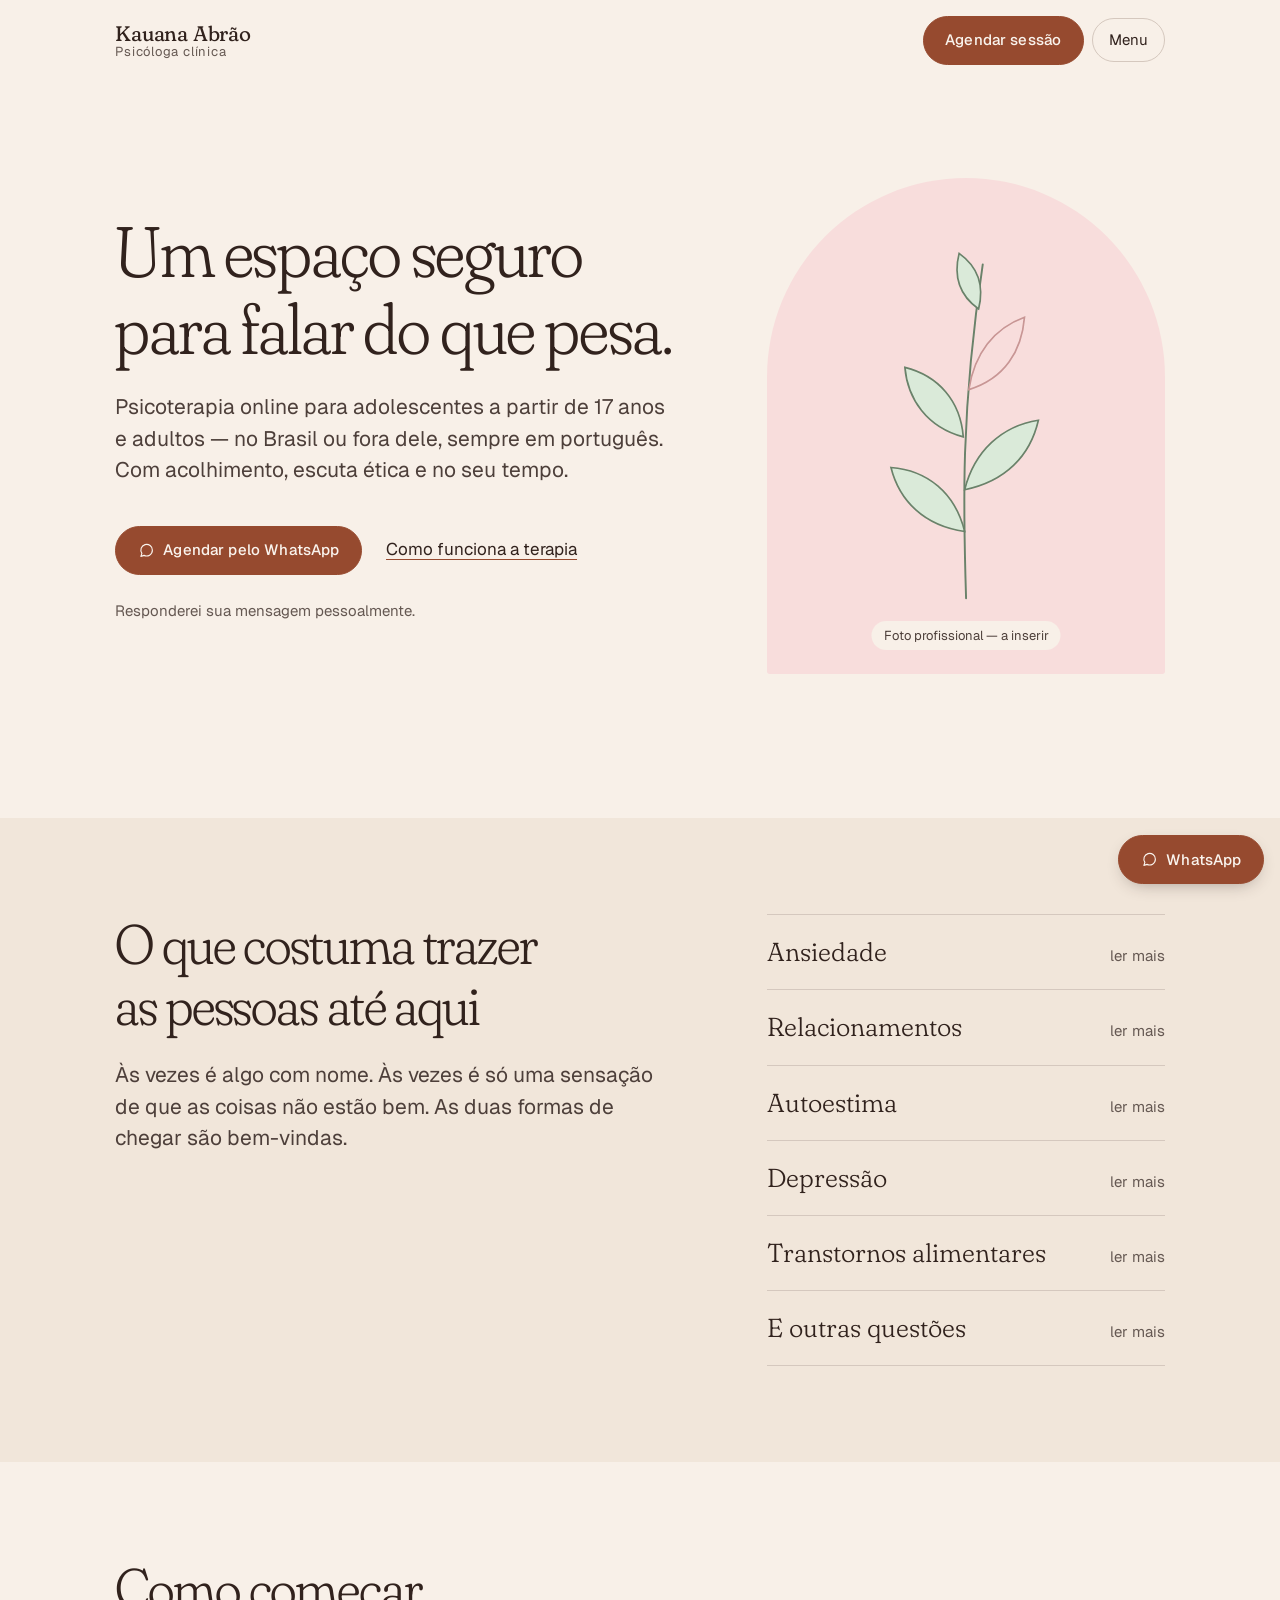
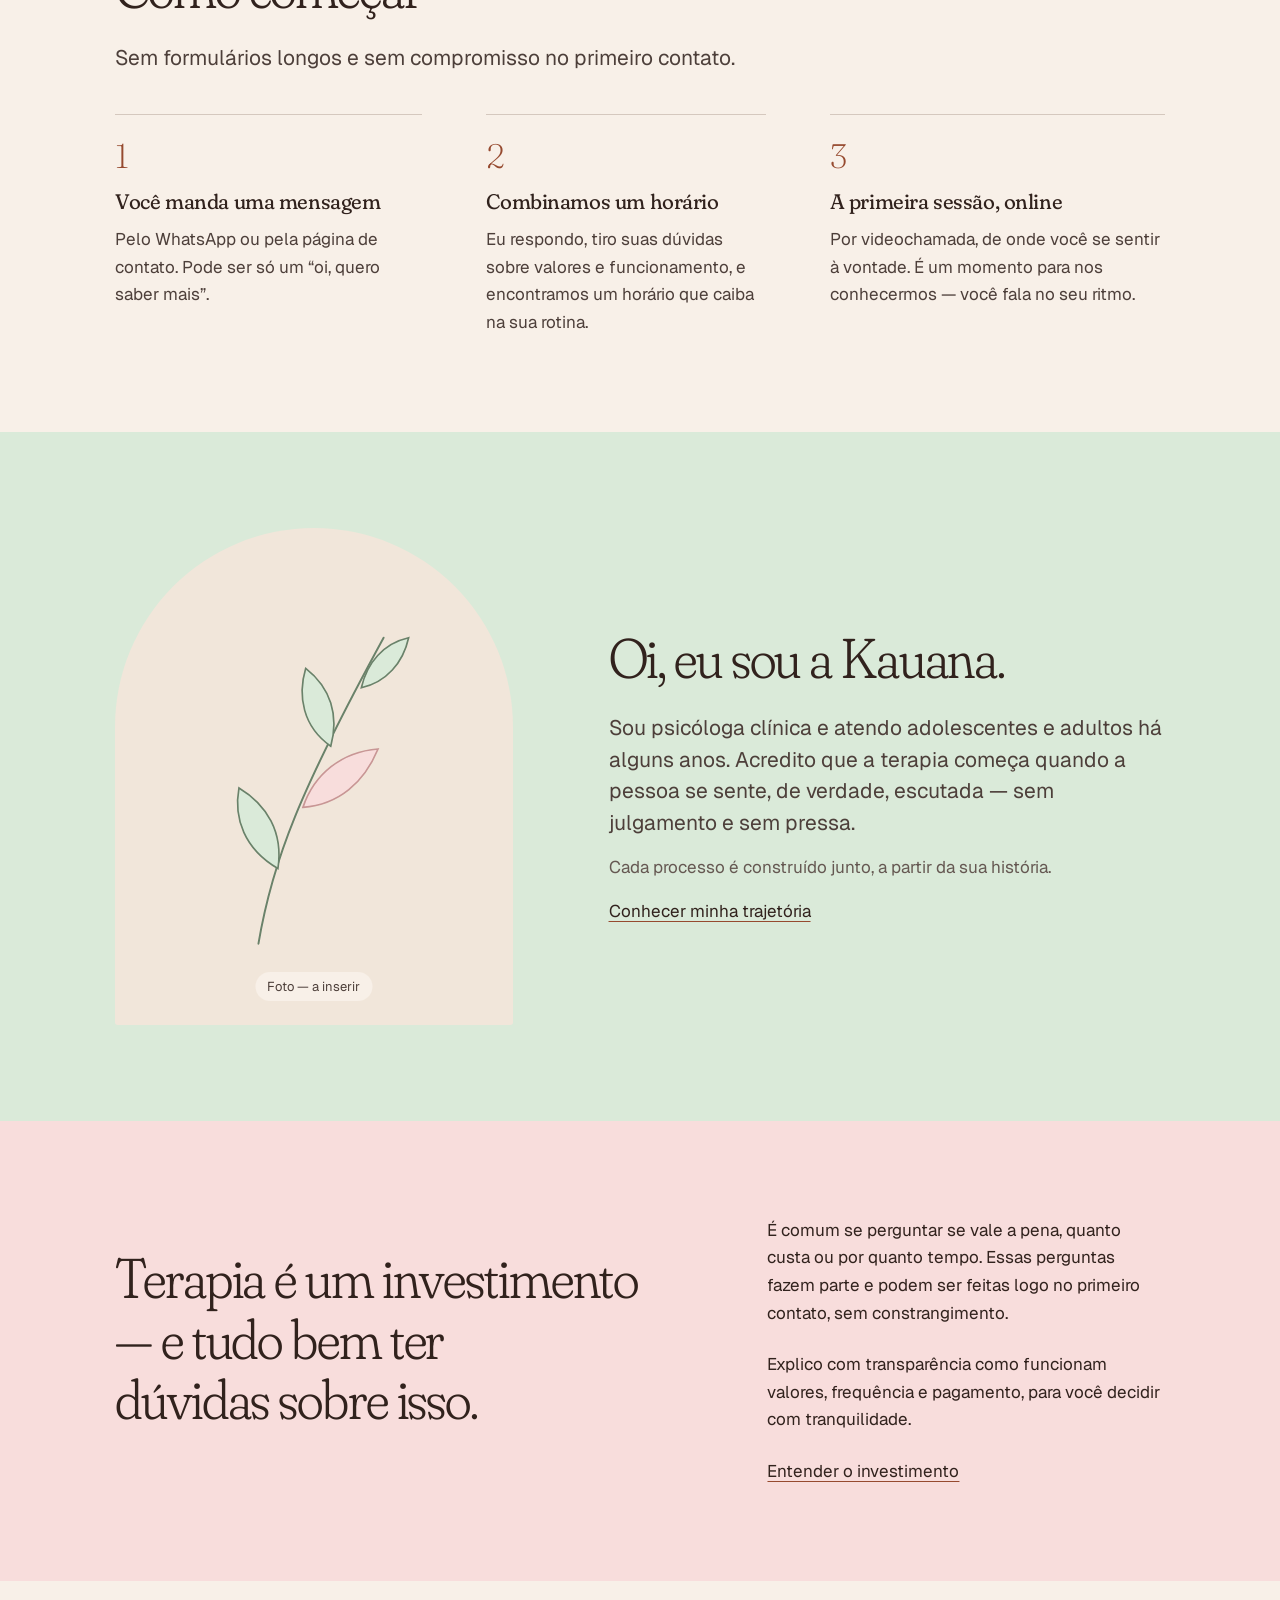
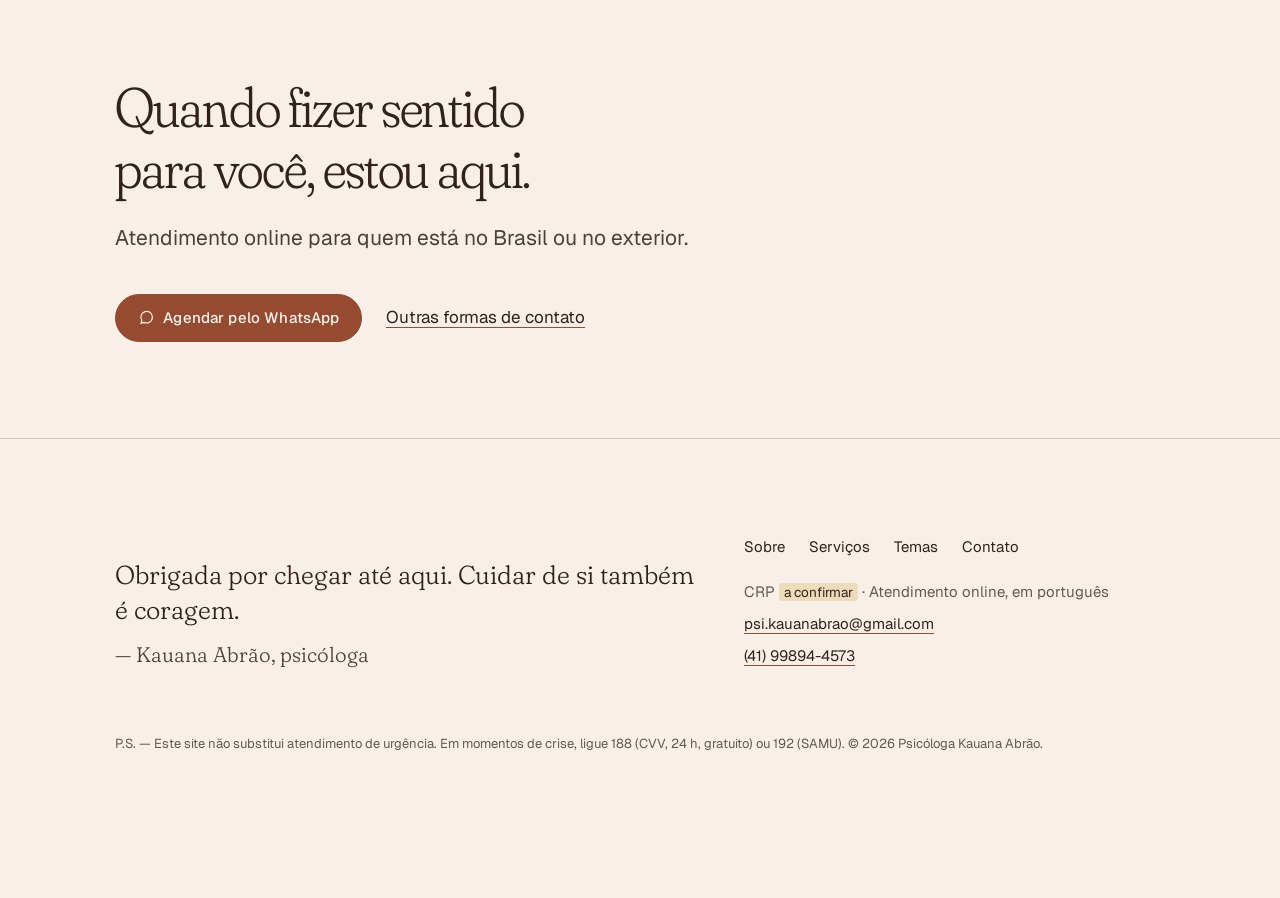
<file: index.html>
<!doctype html>
<html lang="pt-BR">
<head>
  <meta charset="utf-8">
  <meta name="viewport" content="width=device-width, initial-scale=1, viewport-fit=cover">
  <title>Psicóloga Online · Kauana Abrão — Psicoterapia para adolescentes e adultos</title>
  <meta name="description" content="Psicoterapia online com acolhimento e escuta ética, para pessoas a partir de 17 anos, no Brasil ou no exterior. Ansiedade, relacionamentos, autoestima, depressão e mais. Agende pelo WhatsApp.">
  <meta property="og:title" content="Psicóloga Kauana Abrão — Psicoterapia online">
  <meta property="og:description" content="Um espaço seguro para falar do que pesa. Atendimento online, em português.">
  <meta property="og:type" content="website">
  <meta property="og:locale" content="pt_BR">
  <link rel="icon" href="favicon.svg" type="image/svg+xml">
  <link rel="preconnect" href="https://fonts.googleapis.com">
  <link rel="preconnect" href="https://fonts.gstatic.com" crossorigin>
  <link rel="stylesheet" href="https://fonts.googleapis.com/css2?family=Fraunces:opsz,wght,SOFT@9..144,200..500,0..100&family=Geist:wght@400;500;600&display=swap">
  <link rel="stylesheet" href="tokens.css">
  <link rel="stylesheet" href="styles.css">
  <!-- Google Ads / Analytics: inserir aqui a tag (gtag.js) quando a conta estiver criada -->
</head>
<body>
  <a class="skip" href="#conteudo">Pular para o conteúdo</a>

  <header class="nav">
    <div class="wrap nav__inner">
      <a class="wordmark" href="index.html" aria-label="Kauana Abrão, psicóloga — início">
        <span class="wordmark__name">Kauana Abrão</span>
        <span class="wordmark__role">Psicóloga clínica</span>
      </a>
      <div class="nav__actions">
        <a class="btn" href="https://wa.me/5541998944573?text=Ol%C3%A1%2C%20Kauana!%20Vim%20pelo%20site%20e%20gostaria%20de%20agendar%20uma%20sess%C3%A3o." target="_blank" rel="noopener">Agendar sessão</a>
        <button class="nav__menu" type="button" data-menu-open aria-expanded="false" aria-controls="menu">Menu</button>
      </div>
    </div>
  </header>

  <div class="sheet" id="menu" role="dialog" aria-modal="true" aria-label="Menu do site" aria-hidden="true" inert>
    <div class="sheet__top">
      <a class="wordmark" href="index.html"><span class="wordmark__name">Kauana Abrão</span><span class="wordmark__role">Psicóloga clínica</span></a>
      <button class="nav__menu" type="button" data-menu-close>Fechar</button>
    </div>
    <ul class="sheet__list">
      <li><a href="index.html" aria-current="page">Início <span>página inicial</span></a></li>
      <li><a href="sobre.html">Sobre mim <span>quem sou</span></a></li>
      <li><a href="servicos.html">Serviços <span>como funciona</span></a></li>
      <li><a href="temas.html">Temas <span>o que atendo</span></a></li>
      <li><a href="contato.html">Contato <span>agendar</span></a></li>
    </ul>
    <div class="sheet__cta">
      <a class="btn" href="https://wa.me/5541998944573?text=Ol%C3%A1%2C%20Kauana!%20Vim%20pelo%20site%20e%20gostaria%20de%20agendar%20uma%20sess%C3%A3o." target="_blank" rel="noopener">
        <svg viewBox="0 0 24 24" fill="none" stroke="currentColor" stroke-width="1.6" stroke-linecap="round" stroke-linejoin="round" aria-hidden="true"><path d="M20 11.5a8 8 0 0 1-11.6 7.1L4 20l1.4-4.2A8 8 0 1 1 20 11.5z"/></svg>
        Agendar pelo WhatsApp
      </a>
    </div>
  </div>

  <main id="conteudo">
    <!-- Hero · Split Studio -->
    <section class="hero">
      <div class="wrap split">
        <div>
          <h1 class="reveal">Um espaço seguro para falar do que pesa.</h1>
          <p class="lede reveal reveal--2">Psicoterapia online para adolescentes a partir de 17 anos e adultos — no Brasil ou fora dele, sempre em português. Com acolhimento, escuta ética e no seu tempo.</p>
          <div class="hero__actions reveal reveal--3">
            <a class="btn" href="https://wa.me/5541998944573?text=Ol%C3%A1%2C%20Kauana!%20Vim%20pelo%20site%20e%20gostaria%20de%20agendar%20uma%20sess%C3%A3o." target="_blank" rel="noopener">
              <svg viewBox="0 0 24 24" fill="none" stroke="currentColor" stroke-width="1.6" stroke-linecap="round" stroke-linejoin="round" aria-hidden="true"><path d="M20 11.5a8 8 0 0 1-11.6 7.1L4 20l1.4-4.2A8 8 0 1 1 20 11.5z"/></svg>
              Agendar pelo WhatsApp
            </a>
            <a class="link" href="servicos.html">Como funciona a terapia</a>
          </div>
          <p class="hero__note reveal reveal--3">Responderei sua mensagem pessoalmente.</p>
        </div>

        <figure class="arch reveal reveal--2">
          <!-- Substituir pelo retrato profissional: <img src="img/kauana.jpg" alt="Kauana Abrão, psicóloga" width="800" height="1000" fetchpriority="high"> -->
          <svg viewBox="0 0 200 260" aria-hidden="true">
            <path class="leaf-stroke" d="M100 254 C 98 190 96 120 112 14"/>
            <path class="leaf-fill" d="M99 206 C 70 202 52 184 46 160 C 72 162 92 178 99 206Z"/>
            <path class="leaf-fill" d="M99 176 C 128 170 146 152 152 126 C 126 130 106 148 99 176Z"/>
            <path class="leaf-fill" d="M98 138 C 72 131 58 111 56 88 C 80 94 96 112 98 138Z"/>
            <path class="leaf-fill leaf-fill--blush" d="M102 104 C 128 96 140 76 142 52 C 120 60 106 78 102 104Z"/>
            <path class="leaf-fill" d="M109 46 C 95 36 91 22 95 6 C 109 16 113 30 109 46Z"/>
          </svg>
          <figcaption>Foto profissional — a inserir</figcaption>
        </figure>
      </div>
    </section>

    <!-- What brings people here · Split, list on the right -->
    <section class="section section--sand">
      <div class="wrap split split--top">
        <div>
          <h2>O que costuma trazer as pessoas até aqui</h2>
          <p class="lede">Às vezes é algo com nome. Às vezes é só uma sensação de que as coisas não estão bem. As duas formas de chegar são bem-vindas.</p>
        </div>
        <ul class="index">
          <li><a class="index__row" href="temas.html#ansiedade"><span class="index__title">Ansiedade</span><span class="index__hint">ler mais</span></a></li>
          <li><a class="index__row" href="temas.html#relacionamentos"><span class="index__title">Relacionamentos</span><span class="index__hint">ler mais</span></a></li>
          <li><a class="index__row" href="temas.html#autoestima"><span class="index__title">Autoestima</span><span class="index__hint">ler mais</span></a></li>
          <li><a class="index__row" href="temas.html#depressao"><span class="index__title">Depressão</span><span class="index__hint">ler mais</span></a></li>
          <li><a class="index__row" href="temas.html#alimentacao"><span class="index__title">Transtornos alimentares</span><span class="index__hint">ler mais</span></a></li>
          <li><a class="index__row" href="temas.html#outros"><span class="index__title">E outras questões</span><span class="index__hint">ler mais</span></a></li>
        </ul>
      </div>
    </section>

    <!-- How it works · ordinal steps -->
    <section class="section">
      <div class="wrap">
        <h2>Como começar</h2>
        <p class="lede">Sem formulários longos e sem compromisso no primeiro contato.</p>
        <ol class="steps">
          <li>
            <h3>Você manda uma mensagem</h3>
            <p>Pelo WhatsApp ou pela página de contato. Pode ser só um “oi, quero saber mais”.</p>
          </li>
          <li>
            <h3>Combinamos um horário</h3>
            <p>Eu respondo, tiro suas dúvidas sobre valores e funcionamento, e encontramos um horário que caiba na sua rotina.</p>
          </li>
          <li>
            <h3>A primeira sessão, online</h3>
            <p>Por videochamada, de onde você se sentir à vontade. É um momento para nos conhecermos — você fala no seu ritmo.</p>
          </li>
        </ol>
      </div>
    </section>

    <!-- About teaser · Split reversed -->
    <section class="section section--sage">
      <div class="wrap split split--rev">
        <figure class="arch arch--sand">
          <svg viewBox="0 0 200 260" aria-hidden="true">
            <path class="leaf-stroke" d="M60 250 C 70 190 90 140 150 30"/>
            <path class="leaf-fill" d="M74 196 C 50 182 42 160 46 138 C 66 150 78 170 74 196Z"/>
            <path class="leaf-fill leaf-fill--blush" d="M92 152 C 118 150 136 134 146 110 C 120 112 100 128 92 152Z"/>
            <path class="leaf-fill" d="M112 108 C 92 94 88 72 94 52 C 112 66 118 86 112 108Z"/>
            <path class="leaf-fill" d="M134 66 C 152 62 164 48 168 30 C 150 34 138 48 134 66Z"/>
          </svg>
          <figcaption>Foto — a inserir</figcaption>
        </figure>
        <div>
          <h2>Oi, eu sou a Kauana.</h2>
          <p class="lede">Sou psicóloga clínica e atendo adolescentes e adultos há alguns anos. Acredito que a terapia começa quando a pessoa se sente, de verdade, escutada — sem julgamento e sem pressa.</p>
          <p class="muted">Cada processo é construído junto, a partir da sua história.</p>
          <a class="link" href="sobre.html">Conhecer minha trajetória</a>
        </div>
      </div>
    </section>

    <!-- Investment objection -->
    <section class="section section--blush">
      <div class="wrap split">
        <div>
          <h2>Terapia é um investimento — e tudo bem ter dúvidas sobre isso.</h2>
        </div>
        <div class="prose">
          <p>É comum se perguntar se vale a pena, quanto custa ou por quanto tempo. Essas perguntas fazem parte e podem ser feitas logo no primeiro contato, sem constrangimento.</p>
          <p>Explico com transparência como funcionam valores, frequência e pagamento, para você decidir com tranquilidade.</p>
          <a class="link" href="servicos.html#investimento">Entender o investimento</a>
        </div>
      </div>
    </section>

    <!-- Closing CTA -->
    <section class="section closing">
      <div class="wrap">
        <h2>Quando fizer sentido para você, estou aqui.</h2>
        <p class="lede">Atendimento online para quem está no Brasil ou no exterior.</p>
        <div class="hero__actions">
          <a class="btn" href="https://wa.me/5541998944573?text=Ol%C3%A1%2C%20Kauana!%20Vim%20pelo%20site%20e%20gostaria%20de%20agendar%20uma%20sess%C3%A3o." target="_blank" rel="noopener">
            <svg viewBox="0 0 24 24" fill="none" stroke="currentColor" stroke-width="1.6" stroke-linecap="round" stroke-linejoin="round" aria-hidden="true"><path d="M20 11.5a8 8 0 0 1-11.6 7.1L4 20l1.4-4.2A8 8 0 1 1 20 11.5z"/></svg>
            Agendar pelo WhatsApp
          </a>
          <a class="link" href="contato.html">Outras formas de contato</a>
        </div>
      </div>
    </section>
  </main>

  <footer class="foot">
    <div class="wrap foot__grid">
      <p class="foot__close">Obrigada por chegar até aqui. Cuidar de si também é coragem.<span class="foot__sign">— Kauana Abrão, psicóloga</span></p>
      <div class="foot__meta">
        <ul class="foot__links">
          <li><a href="sobre.html">Sobre</a></li>
          <li><a href="servicos.html">Serviços</a></li>
          <li><a href="temas.html">Temas</a></li>
          <li><a href="contato.html">Contato</a></li>
        </ul>
        <span>CRP <span class="tbc">a confirmar</span> · Atendimento online, em português</span>
        <a class="link" href="mailto:psi.kauanabrao@gmail.com">psi.kauanabrao@gmail.com</a>
        <a class="link" href="tel:+5541998944573">(41) 99894-4573</a>
      </div>
    </div>
    <div class="wrap">
      <p class="foot__ps">P.S. — Este site não substitui atendimento de urgência. Em momentos de crise, ligue 188 (CVV, 24 h, gratuito) ou 192 (SAMU). © 2026 Psicóloga Kauana Abrão.</p>
    </div>
  </footer>

  <a class="btn wa-float" href="https://wa.me/5541998944573?text=Ol%C3%A1%2C%20Kauana!%20Vim%20pelo%20site%20e%20gostaria%20de%20agendar%20uma%20sess%C3%A3o." target="_blank" rel="noopener" aria-label="Conversar no WhatsApp">
    <svg viewBox="0 0 24 24" fill="none" stroke="currentColor" stroke-width="1.6" stroke-linecap="round" stroke-linejoin="round" aria-hidden="true"><path d="M20 11.5a8 8 0 0 1-11.6 7.1L4 20l1.4-4.2A8 8 0 1 1 20 11.5z"/></svg>
    WhatsApp
  </a>

  <script src="main.js" defer></script>
</body>
</html>
</file>
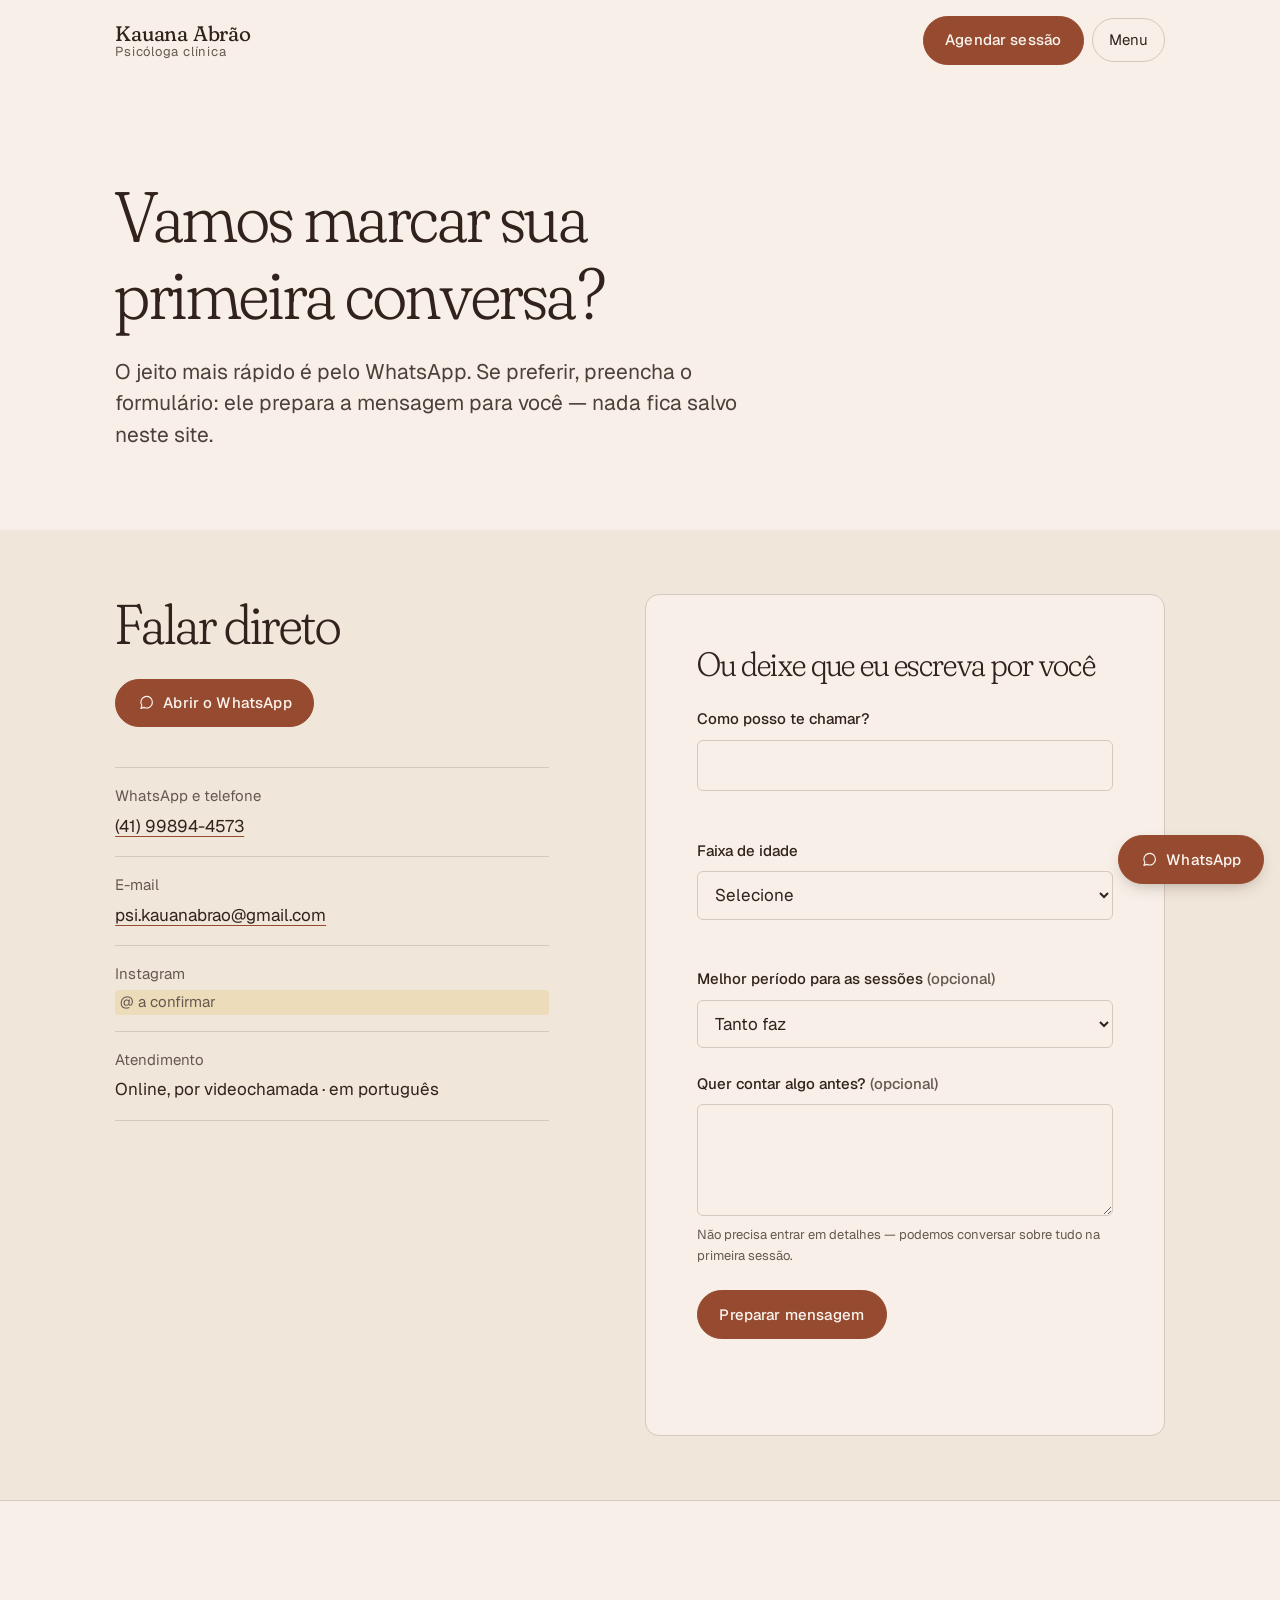
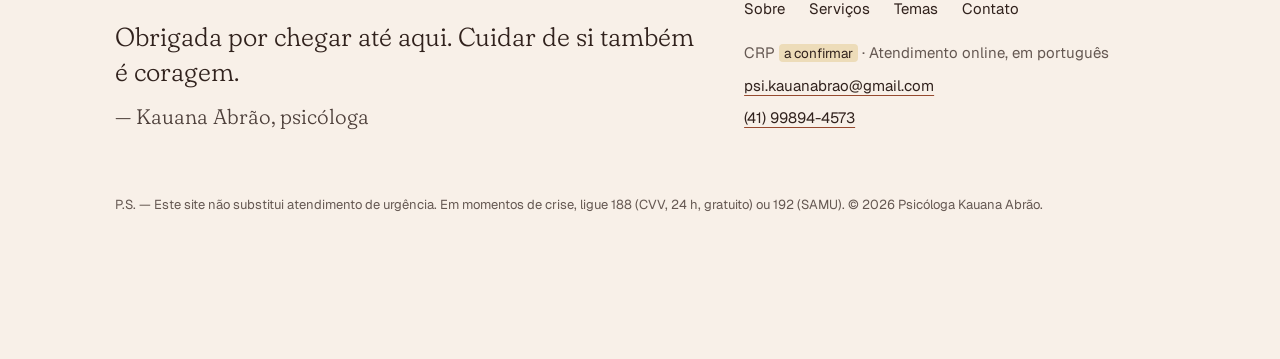
<file: contato.html>
<!doctype html>
<html lang="pt-BR">
<head>
  <meta charset="utf-8">
  <meta name="viewport" content="width=device-width, initial-scale=1, viewport-fit=cover">
  <title>Contato · Agende sua sessão com Kauana Abrão</title>
  <meta name="description" content="Agende sua sessão de psicoterapia online pelo WhatsApp (41) 99894-4573 ou pelo formulário. Atendimento em português, no Brasil e no exterior.">
  <meta property="og:title" content="Psicóloga Kauana Abrão — Psicoterapia online">
  <meta property="og:description" content="Um espaço seguro para falar do que pesa. Atendimento online, em português.">
  <meta property="og:type" content="website">
  <meta property="og:locale" content="pt_BR">
  <link rel="icon" href="favicon.svg" type="image/svg+xml">
  <link rel="preconnect" href="https://fonts.googleapis.com">
  <link rel="preconnect" href="https://fonts.gstatic.com" crossorigin>
  <link rel="stylesheet" href="https://fonts.googleapis.com/css2?family=Fraunces:opsz,wght,SOFT@9..144,200..500,0..100&family=Geist:wght@400;500;600&display=swap">
  <link rel="stylesheet" href="tokens.css">
  <link rel="stylesheet" href="styles.css">
  <!-- Google Ads / Analytics: inserir aqui a tag (gtag.js) quando a conta estiver criada -->
</head>
<body>
  <a class="skip" href="#conteudo">Pular para o conteúdo</a>

  <header class="nav">
    <div class="wrap nav__inner">
      <a class="wordmark" href="index.html" aria-label="Kauana Abrão, psicóloga — início">
        <span class="wordmark__name">Kauana Abrão</span>
        <span class="wordmark__role">Psicóloga clínica</span>
      </a>
      <div class="nav__actions">
        <a class="btn" href="https://wa.me/5541998944573?text=Ol%C3%A1%2C%20Kauana!%20Vim%20pelo%20site%20e%20gostaria%20de%20agendar%20uma%20sess%C3%A3o." target="_blank" rel="noopener">Agendar sessão</a>
        <button class="nav__menu" type="button" data-menu-open aria-expanded="false" aria-controls="menu">Menu</button>
      </div>
    </div>
  </header>

  <div class="sheet" id="menu" role="dialog" aria-modal="true" aria-label="Menu do site" aria-hidden="true" inert>
    <div class="sheet__top">
      <a class="wordmark" href="index.html"><span class="wordmark__name">Kauana Abrão</span><span class="wordmark__role">Psicóloga clínica</span></a>
      <button class="nav__menu" type="button" data-menu-close>Fechar</button>
    </div>
    <ul class="sheet__list">
      <li><a href="index.html">Início <span>página inicial</span></a></li>
      <li><a href="sobre.html">Sobre mim <span>quem sou</span></a></li>
      <li><a href="servicos.html">Serviços <span>como funciona</span></a></li>
      <li><a href="temas.html">Temas <span>o que atendo</span></a></li>
      <li><a href="contato.html" aria-current="page">Contato <span>agendar</span></a></li>
    </ul>
    <div class="sheet__cta">
      <a class="btn" href="https://wa.me/5541998944573?text=Ol%C3%A1%2C%20Kauana!%20Vim%20pelo%20site%20e%20gostaria%20de%20agendar%20uma%20sess%C3%A3o." target="_blank" rel="noopener">
        <svg viewBox="0 0 24 24" fill="none" stroke="currentColor" stroke-width="1.6" stroke-linecap="round" stroke-linejoin="round" aria-hidden="true"><path d="M20 11.5a8 8 0 0 1-11.6 7.1L4 20l1.4-4.2A8 8 0 1 1 20 11.5z"/></svg>
        Agendar pelo WhatsApp
      </a>
    </div>
  </div>

  <main id="conteudo">
    <section class="pagehead">
      <div class="wrap">
        <h1 class="reveal">Vamos marcar sua primeira conversa?</h1>
        <p class="lede reveal reveal--2">O jeito mais rápido é pelo WhatsApp. Se preferir, preencha o formulário: ele prepara a mensagem para você — nada fica salvo neste site.</p>
      </div>
    </section>

    <section class="section section--tight section--sand">
      <div class="wrap contact-grid">
        <div>
          <h2>Falar direto</h2>
          <a class="btn" href="https://wa.me/5541998944573?text=Ol%C3%A1%2C%20Kauana!%20Vim%20pelo%20site%20e%20gostaria%20de%20agendar%20uma%20sess%C3%A3o." target="_blank" rel="noopener">
            <svg viewBox="0 0 24 24" fill="none" stroke="currentColor" stroke-width="1.6" stroke-linecap="round" stroke-linejoin="round" aria-hidden="true"><path d="M20 11.5a8 8 0 0 1-11.6 7.1L4 20l1.4-4.2A8 8 0 1 1 20 11.5z"/></svg>
            Abrir o WhatsApp
          </a>
          <ul class="channels">
            <li><span>WhatsApp e telefone</span><a class="link" href="tel:+5541998944573">(41) 99894-4573</a></li>
            <li><span>E-mail</span><a class="link" href="mailto:psi.kauanabrao@gmail.com">psi.kauanabrao@gmail.com</a></li>
            <li><span>Instagram</span><span class="tbc">@ a confirmar</span></li>
            <li><span>Atendimento</span>Online, por videochamada · em português</li>
          </ul>
        </div>

        <form class="form" id="contato-form" novalidate>
          <h2 class="form__title">Ou deixe que eu escreva por você</h2>
          <div class="field">
            <label for="f-nome">Como posso te chamar?</label>
            <input id="f-nome" name="nome" type="text" autocomplete="given-name" required aria-describedby="e-nome">
            <p class="field__error" id="e-nome" aria-live="polite"></p>
          </div>
          <div class="field">
            <label for="f-idade">Faixa de idade</label>
            <select id="f-idade" name="idade" required aria-describedby="e-idade">
              <option value="">Selecione</option>
              <option>17 anos</option>
              <option>18 a 25 anos</option>
              <option>26 a 40 anos</option>
              <option>41 anos ou mais</option>
            </select>
            <p class="field__error" id="e-idade" aria-live="polite"></p>
          </div>
          <div class="field">
            <label for="f-periodo">Melhor período para as sessões <span class="muted">(opcional)</span></label>
            <select id="f-periodo" name="periodo">
              <option value="">Tanto faz</option>
              <option>Manhã</option>
              <option>Tarde</option>
              <option>Noite</option>
            </select>
          </div>
          <div class="field">
            <label for="f-msg">Quer contar algo antes? <span class="muted">(opcional)</span></label>
            <textarea id="f-msg" name="mensagem" aria-describedby="h-msg"></textarea>
            <p class="hint" id="h-msg">Não precisa entrar em detalhes — podemos conversar sobre tudo na primeira sessão.</p>
          </div>
          <div>
            <button class="btn" type="submit">Preparar mensagem</button>
          </div>
          <p class="form__status" role="status" aria-live="polite"></p>
        </form>
      </div>
    </section>
  </main>

  <footer class="foot">
    <div class="wrap foot__grid">
      <p class="foot__close">Obrigada por chegar até aqui. Cuidar de si também é coragem.<span class="foot__sign">— Kauana Abrão, psicóloga</span></p>
      <div class="foot__meta">
        <ul class="foot__links">
          <li><a href="sobre.html">Sobre</a></li>
          <li><a href="servicos.html">Serviços</a></li>
          <li><a href="temas.html">Temas</a></li>
          <li><a href="contato.html">Contato</a></li>
        </ul>
        <span>CRP <span class="tbc">a confirmar</span> · Atendimento online, em português</span>
        <a class="link" href="mailto:psi.kauanabrao@gmail.com">psi.kauanabrao@gmail.com</a>
        <a class="link" href="tel:+5541998944573">(41) 99894-4573</a>
      </div>
    </div>
    <div class="wrap">
      <p class="foot__ps">P.S. — Este site não substitui atendimento de urgência. Em momentos de crise, ligue 188 (CVV, 24 h, gratuito) ou 192 (SAMU). © 2026 Psicóloga Kauana Abrão.</p>
    </div>
  </footer>

  <a class="btn wa-float" href="https://wa.me/5541998944573?text=Ol%C3%A1%2C%20Kauana!%20Vim%20pelo%20site%20e%20gostaria%20de%20agendar%20uma%20sess%C3%A3o." target="_blank" rel="noopener" aria-label="Conversar no WhatsApp">
    <svg viewBox="0 0 24 24" fill="none" stroke="currentColor" stroke-width="1.6" stroke-linecap="round" stroke-linejoin="round" aria-hidden="true"><path d="M20 11.5a8 8 0 0 1-11.6 7.1L4 20l1.4-4.2A8 8 0 1 1 20 11.5z"/></svg>
    WhatsApp
  </a>

  <script src="main.js" defer></script>
</body>
</html>
</file>
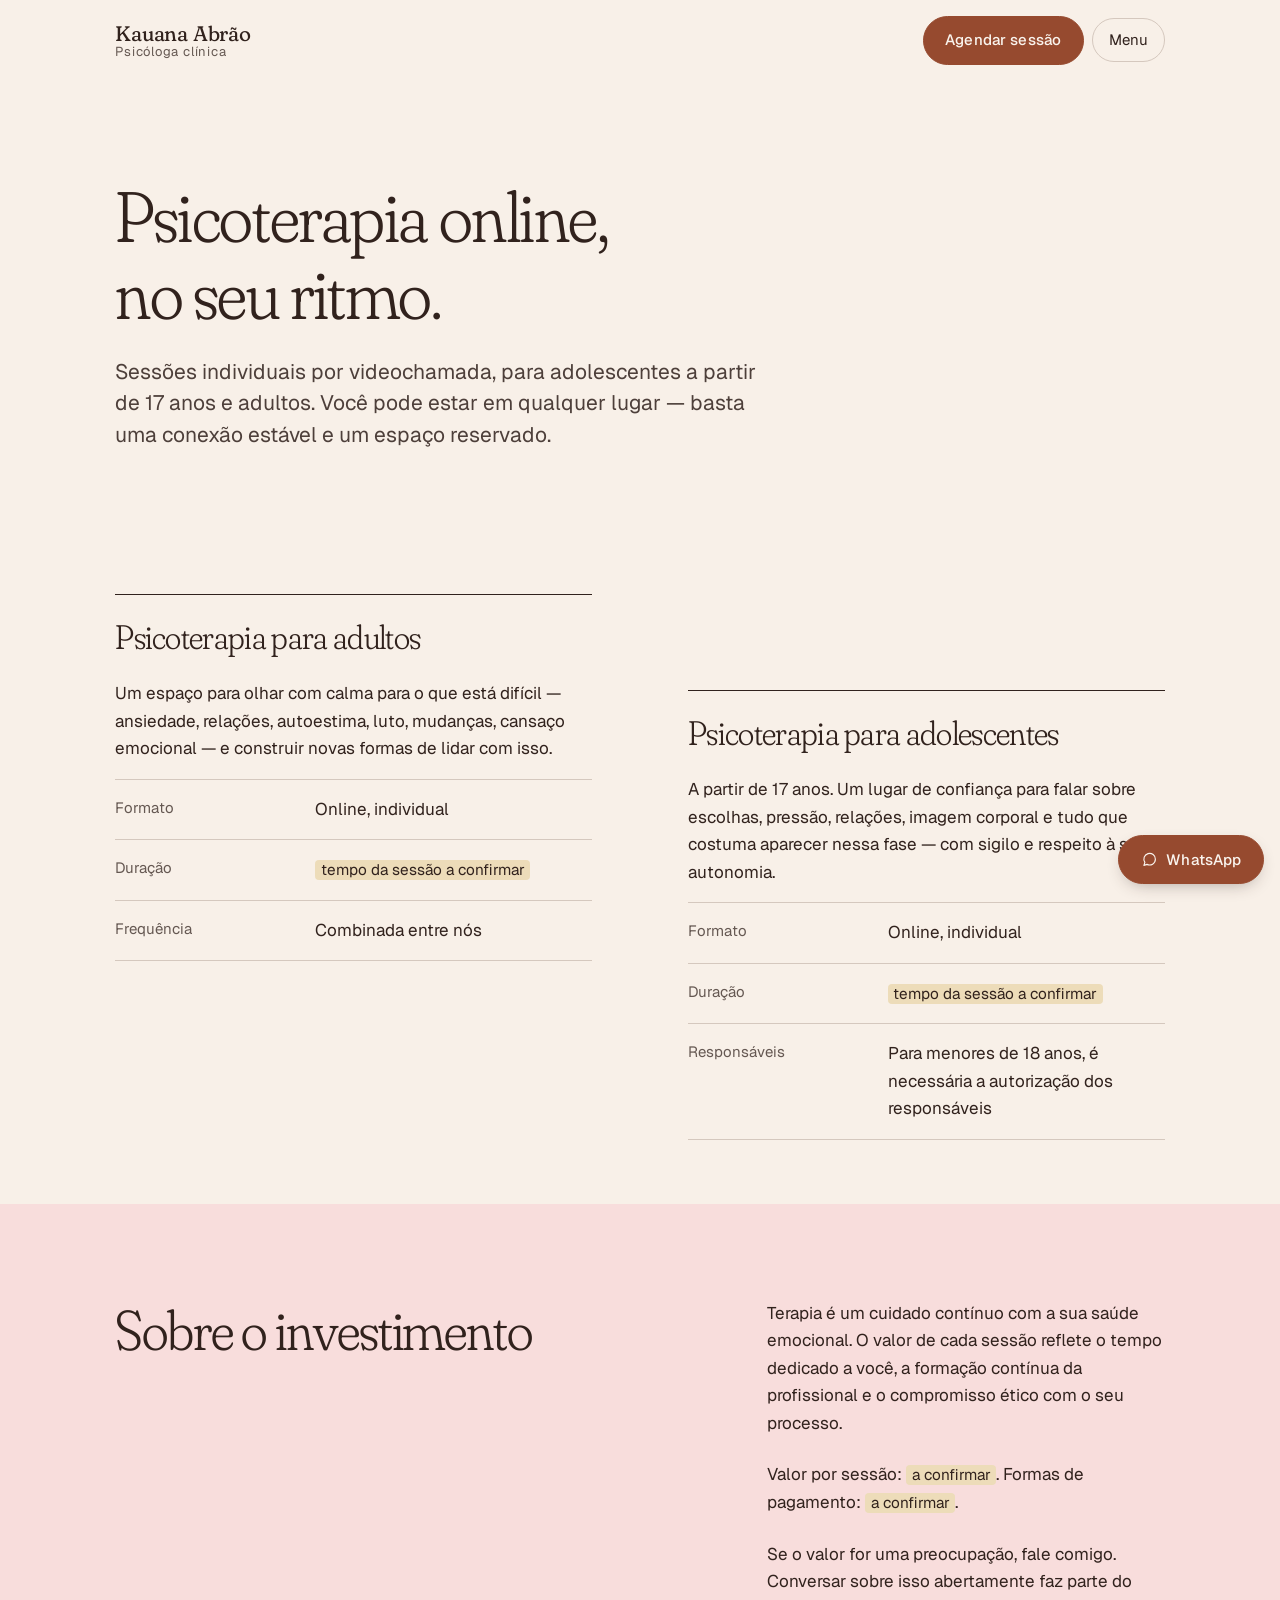
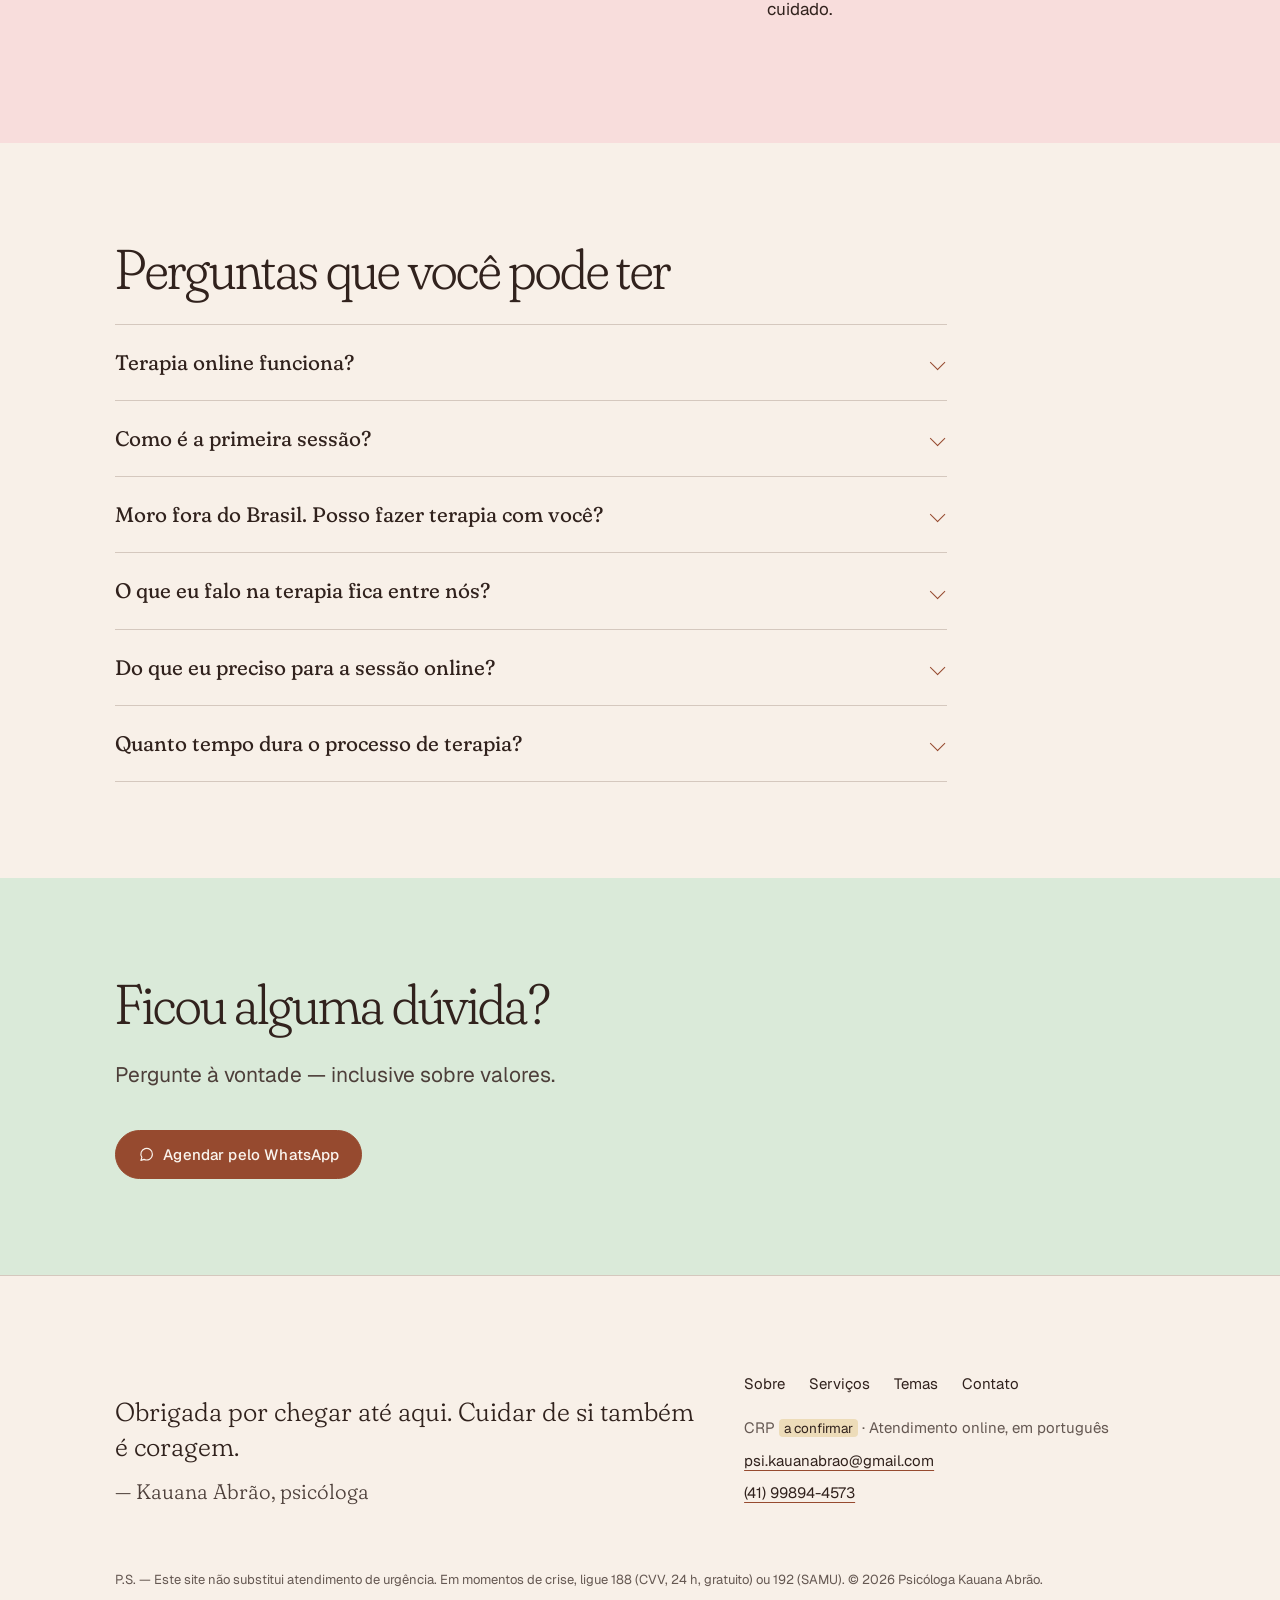
<file: servicos.html>
<!doctype html>
<html lang="pt-BR">
<head>
  <meta charset="utf-8">
  <meta name="viewport" content="width=device-width, initial-scale=1, viewport-fit=cover">
  <title>Serviços · Psicoterapia online com Kauana Abrão</title>
  <meta name="description" content="Psicoterapia online individual para adultos e adolescentes a partir de 17 anos. Saiba como funciona, o investimento e tire suas dúvidas.">
  <meta property="og:title" content="Psicóloga Kauana Abrão — Psicoterapia online">
  <meta property="og:description" content="Um espaço seguro para falar do que pesa. Atendimento online, em português.">
  <meta property="og:type" content="website">
  <meta property="og:locale" content="pt_BR">
  <link rel="icon" href="favicon.svg" type="image/svg+xml">
  <link rel="preconnect" href="https://fonts.googleapis.com">
  <link rel="preconnect" href="https://fonts.gstatic.com" crossorigin>
  <link rel="stylesheet" href="https://fonts.googleapis.com/css2?family=Fraunces:opsz,wght,SOFT@9..144,200..500,0..100&family=Geist:wght@400;500;600&display=swap">
  <link rel="stylesheet" href="tokens.css">
  <link rel="stylesheet" href="styles.css">
  <!-- Google Ads / Analytics: inserir aqui a tag (gtag.js) quando a conta estiver criada -->
</head>
<body>
  <a class="skip" href="#conteudo">Pular para o conteúdo</a>

  <header class="nav">
    <div class="wrap nav__inner">
      <a class="wordmark" href="index.html" aria-label="Kauana Abrão, psicóloga — início">
        <span class="wordmark__name">Kauana Abrão</span>
        <span class="wordmark__role">Psicóloga clínica</span>
      </a>
      <div class="nav__actions">
        <a class="btn" href="https://wa.me/5541998944573?text=Ol%C3%A1%2C%20Kauana!%20Vim%20pelo%20site%20e%20gostaria%20de%20agendar%20uma%20sess%C3%A3o." target="_blank" rel="noopener">Agendar sessão</a>
        <button class="nav__menu" type="button" data-menu-open aria-expanded="false" aria-controls="menu">Menu</button>
      </div>
    </div>
  </header>

  <div class="sheet" id="menu" role="dialog" aria-modal="true" aria-label="Menu do site" aria-hidden="true" inert>
    <div class="sheet__top">
      <a class="wordmark" href="index.html"><span class="wordmark__name">Kauana Abrão</span><span class="wordmark__role">Psicóloga clínica</span></a>
      <button class="nav__menu" type="button" data-menu-close>Fechar</button>
    </div>
    <ul class="sheet__list">
      <li><a href="index.html">Início <span>página inicial</span></a></li>
      <li><a href="sobre.html">Sobre mim <span>quem sou</span></a></li>
      <li><a href="servicos.html" aria-current="page">Serviços <span>como funciona</span></a></li>
      <li><a href="temas.html">Temas <span>o que atendo</span></a></li>
      <li><a href="contato.html">Contato <span>agendar</span></a></li>
    </ul>
    <div class="sheet__cta">
      <a class="btn" href="https://wa.me/5541998944573?text=Ol%C3%A1%2C%20Kauana!%20Vim%20pelo%20site%20e%20gostaria%20de%20agendar%20uma%20sess%C3%A3o." target="_blank" rel="noopener">
        <svg viewBox="0 0 24 24" fill="none" stroke="currentColor" stroke-width="1.6" stroke-linecap="round" stroke-linejoin="round" aria-hidden="true"><path d="M20 11.5a8 8 0 0 1-11.6 7.1L4 20l1.4-4.2A8 8 0 1 1 20 11.5z"/></svg>
        Agendar pelo WhatsApp
      </a>
    </div>
  </div>

  <main id="conteudo">
    <section class="pagehead">
      <div class="wrap">
        <h1 class="reveal">Psicoterapia online, no seu ritmo.</h1>
        <p class="lede reveal reveal--2">Sessões individuais por videochamada, para adolescentes a partir de 17 anos e adultos. Você pode estar em qualquer lugar — basta uma conexão estável e um espaço reservado.</p>
      </div>
    </section>

    <section class="section section--tight">
      <div class="wrap offer">
        <article>
          <h2>Psicoterapia para adultos</h2>
          <p>Um espaço para olhar com calma para o que está difícil — ansiedade, relações, autoestima, luto, mudanças, cansaço emocional — e construir novas formas de lidar com isso.</p>
          <dl class="facts">
            <div><dt>Formato</dt><dd>Online, individual</dd></div>
            <div><dt>Duração</dt><dd><span class="tbc">tempo da sessão a confirmar</span></dd></div>
            <div><dt>Frequência</dt><dd>Combinada entre nós</dd></div>
          </dl>
        </article>
        <article>
          <h2>Psicoterapia para adolescentes</h2>
          <p>A partir de 17 anos. Um lugar de confiança para falar sobre escolhas, pressão, relações, imagem corporal e tudo que costuma aparecer nessa fase — com sigilo e respeito à sua autonomia.</p>
          <dl class="facts">
            <div><dt>Formato</dt><dd>Online, individual</dd></div>
            <div><dt>Duração</dt><dd><span class="tbc">tempo da sessão a confirmar</span></dd></div>
            <div><dt>Responsáveis</dt><dd>Para menores de 18 anos, é necessária a autorização dos responsáveis</dd></div>
          </dl>
        </article>
      </div>
    </section>

    <section class="section section--blush" id="investimento">
      <div class="wrap split split--top">
        <div>
          <h2>Sobre o investimento</h2>
        </div>
        <div class="prose">
          <p>Terapia é um cuidado contínuo com a sua saúde emocional. O valor de cada sessão reflete o tempo dedicado a você, a formação contínua da profissional e o compromisso ético com o seu processo.</p>
          <p>Valor por sessão: <span class="tbc">a confirmar</span>. Formas de pagamento: <span class="tbc">a confirmar</span>.</p>
          <p>Se o valor for uma preocupação, fale comigo. Conversar sobre isso abertamente faz parte do cuidado.</p>
        </div>
      </div>
    </section>

    <!-- Conversational FAQ -->
    <section class="section">
      <div class="wrap">
        <h2>Perguntas que você pode ter</h2>
        <div class="faq">
          <details>
            <summary>Terapia online funciona?</summary>
            <div class="faq__a"><p>O atendimento psicológico online é regulamentado pelo Conselho Federal de Psicologia e segue os mesmos princípios éticos e técnicos do presencial. Muitas pessoas se sentem até mais à vontade falando do próprio espaço.</p></div>
          </details>
          <details>
            <summary>Como é a primeira sessão?</summary>
            <div class="faq__a"><p>É um momento para nos conhecermos. Você conta o que te trouxe até aqui — do jeito e no ritmo que conseguir — tira suas dúvidas e combinamos juntos como seguir.</p></div>
          </details>
          <details>
            <summary>Moro fora do Brasil. Posso fazer terapia com você?</summary>
            <div class="faq__a"><p>Sim. Os atendimentos são em português e acontecem por videochamada, então você pode estar em qualquer país. Combinamos o horário considerando o seu fuso.</p></div>
          </details>
          <details>
            <summary>O que eu falo na terapia fica entre nós?</summary>
            <div class="faq__a"><p>Sim. O sigilo é um dever ético da psicóloga, previsto no Código de Ética Profissional. As exceções são raras e existem apenas para proteger a sua vida ou a de outras pessoas.</p></div>
          </details>
          <details>
            <summary>Do que eu preciso para a sessão online?</summary>
            <div class="faq__a"><p>Um celular ou computador com câmera, internet estável e, de preferência, fones de ouvido e um lugar onde você possa falar com privacidade.</p></div>
          </details>
          <details>
            <summary>Quanto tempo dura o processo de terapia?</summary>
            <div class="faq__a"><p>Não existe um prazo fixo. Cada pessoa tem uma história e um ritmo, e vamos avaliando juntos ao longo do caminho como você está se sentindo com o processo.</p></div>
          </details>
        </div>
      </div>
    </section>

    <section class="section section--sage closing">
      <div class="wrap">
        <h2>Ficou alguma dúvida?</h2>
        <p class="lede">Pergunte à vontade — inclusive sobre valores.</p>
        <div class="hero__actions">
          <a class="btn" href="https://wa.me/5541998944573?text=Ol%C3%A1%2C%20Kauana!%20Vim%20pelo%20site%20e%20gostaria%20de%20agendar%20uma%20sess%C3%A3o." target="_blank" rel="noopener">
            <svg viewBox="0 0 24 24" fill="none" stroke="currentColor" stroke-width="1.6" stroke-linecap="round" stroke-linejoin="round" aria-hidden="true"><path d="M20 11.5a8 8 0 0 1-11.6 7.1L4 20l1.4-4.2A8 8 0 1 1 20 11.5z"/></svg>
            Agendar pelo WhatsApp
          </a>
        </div>
      </div>
    </section>
  </main>

  <footer class="foot">
    <div class="wrap foot__grid">
      <p class="foot__close">Obrigada por chegar até aqui. Cuidar de si também é coragem.<span class="foot__sign">— Kauana Abrão, psicóloga</span></p>
      <div class="foot__meta">
        <ul class="foot__links">
          <li><a href="sobre.html">Sobre</a></li>
          <li><a href="servicos.html">Serviços</a></li>
          <li><a href="temas.html">Temas</a></li>
          <li><a href="contato.html">Contato</a></li>
        </ul>
        <span>CRP <span class="tbc">a confirmar</span> · Atendimento online, em português</span>
        <a class="link" href="mailto:psi.kauanabrao@gmail.com">psi.kauanabrao@gmail.com</a>
        <a class="link" href="tel:+5541998944573">(41) 99894-4573</a>
      </div>
    </div>
    <div class="wrap">
      <p class="foot__ps">P.S. — Este site não substitui atendimento de urgência. Em momentos de crise, ligue 188 (CVV, 24 h, gratuito) ou 192 (SAMU). © 2026 Psicóloga Kauana Abrão.</p>
    </div>
  </footer>

  <a class="btn wa-float" href="https://wa.me/5541998944573?text=Ol%C3%A1%2C%20Kauana!%20Vim%20pelo%20site%20e%20gostaria%20de%20agendar%20uma%20sess%C3%A3o." target="_blank" rel="noopener" aria-label="Conversar no WhatsApp">
    <svg viewBox="0 0 24 24" fill="none" stroke="currentColor" stroke-width="1.6" stroke-linecap="round" stroke-linejoin="round" aria-hidden="true"><path d="M20 11.5a8 8 0 0 1-11.6 7.1L4 20l1.4-4.2A8 8 0 1 1 20 11.5z"/></svg>
    WhatsApp
  </a>

  <script src="main.js" defer></script>
</body>
</html>
</file>
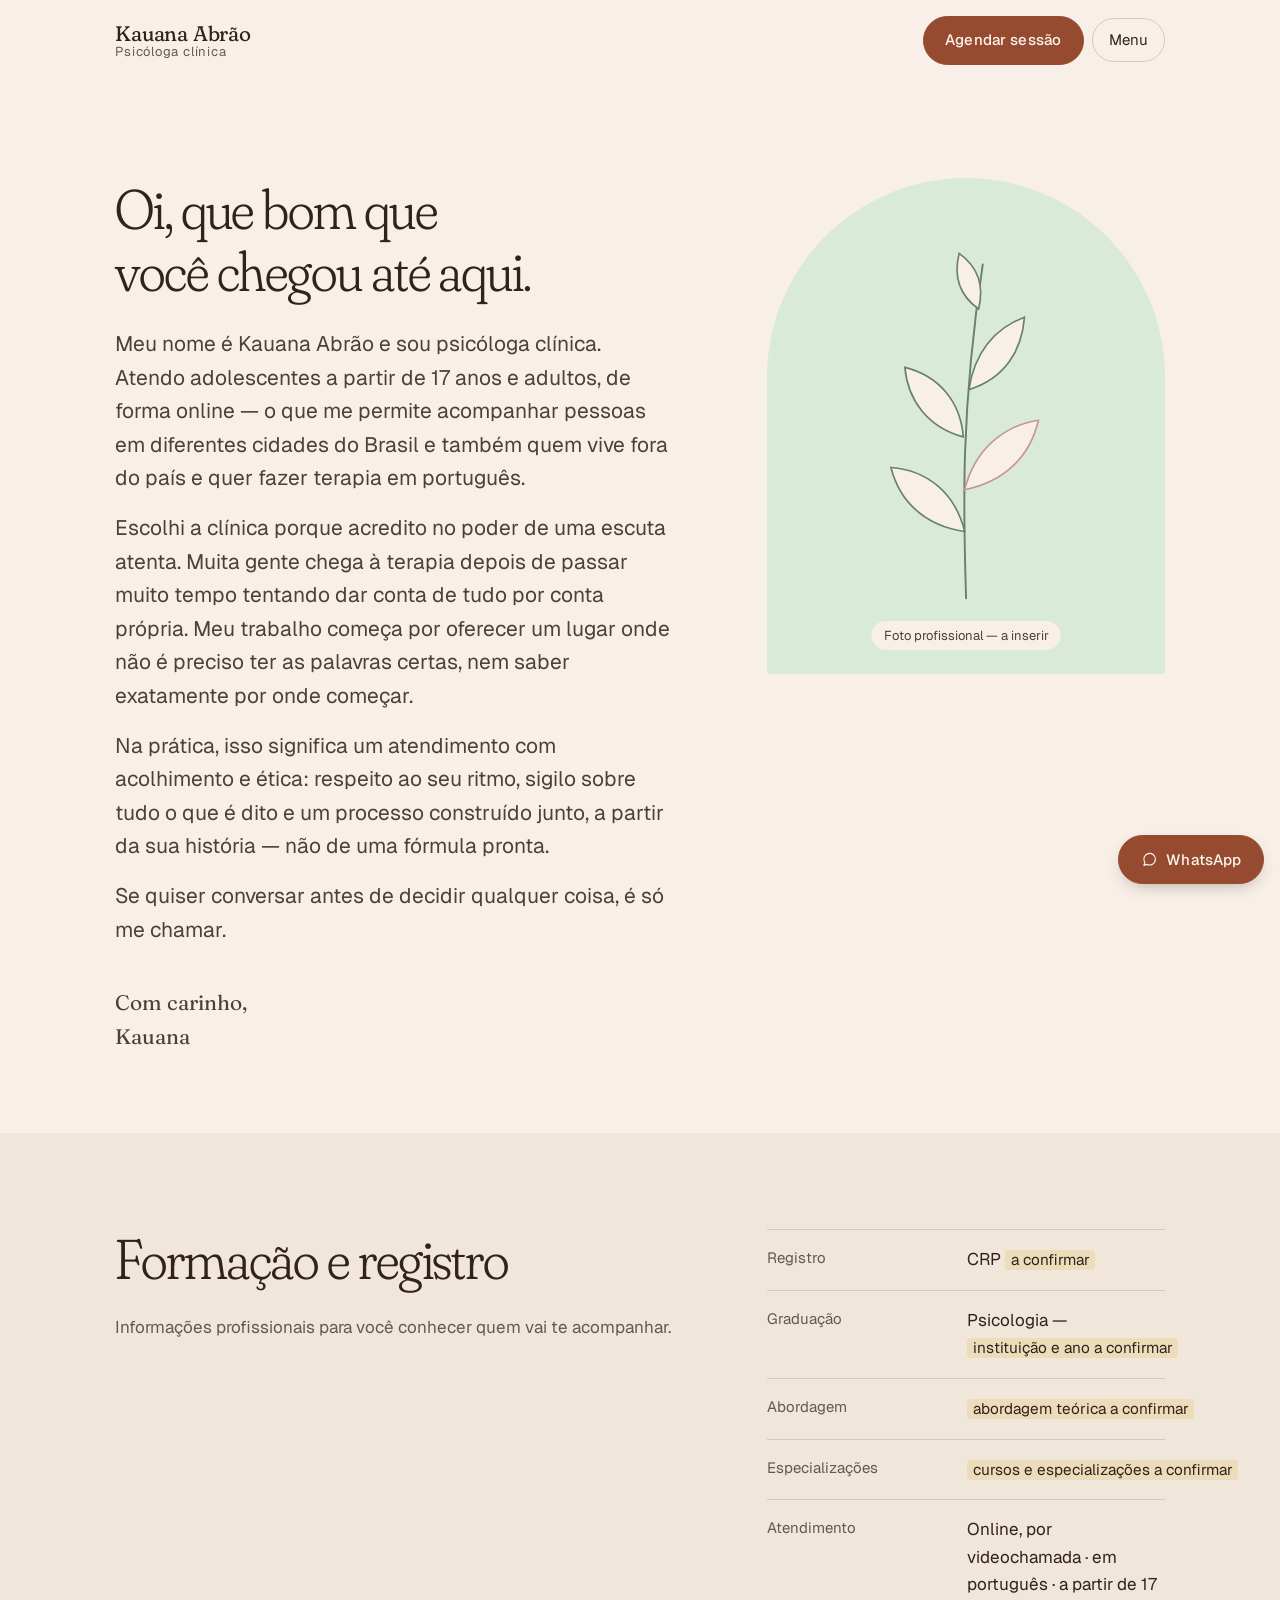
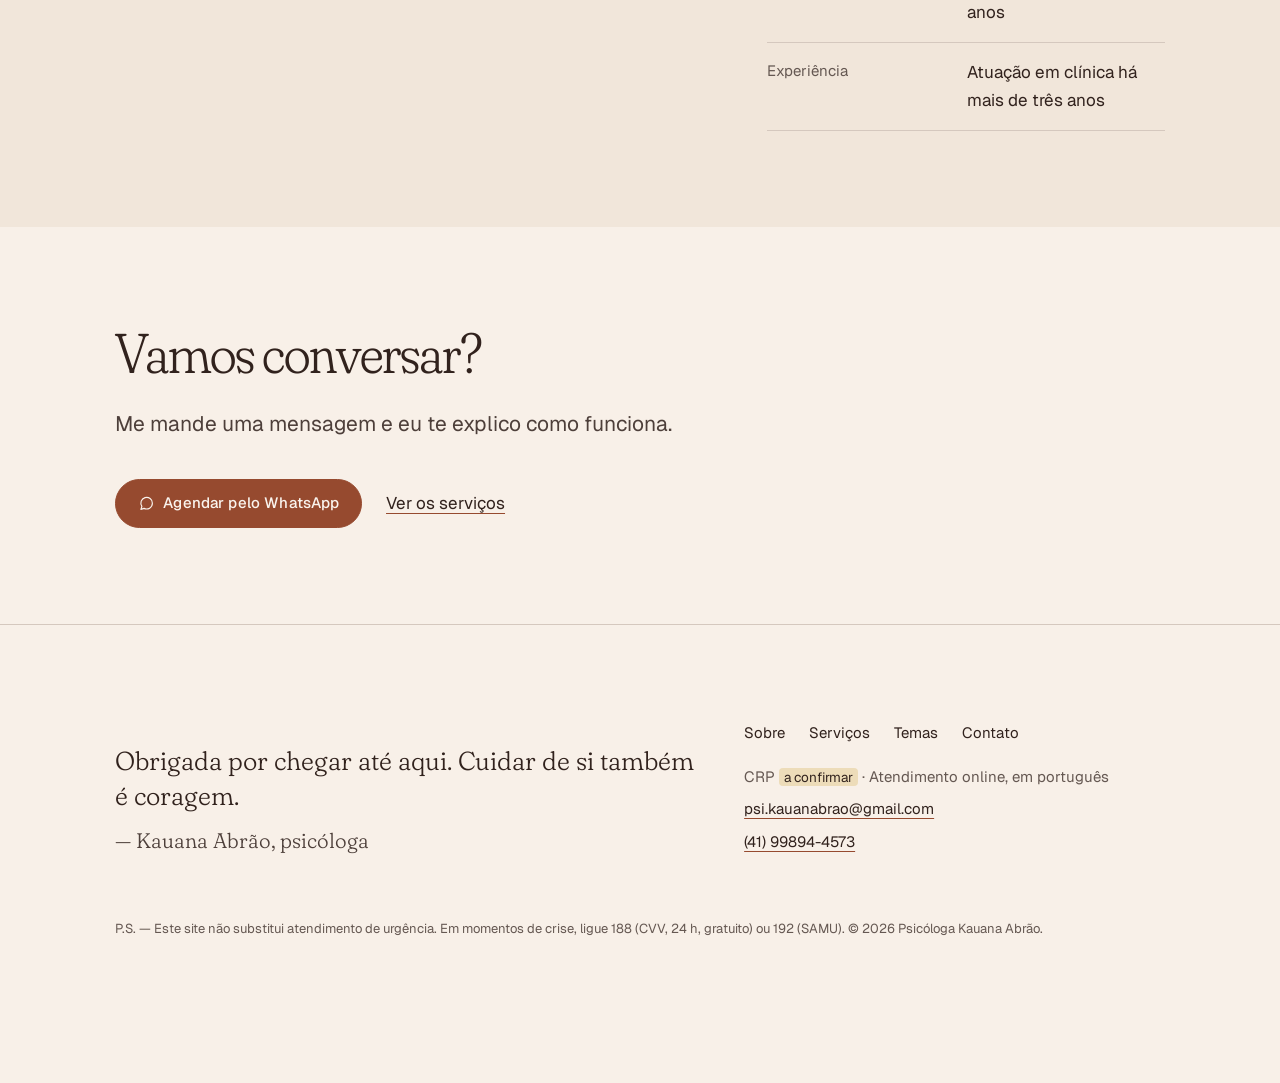
<file: sobre.html>
<!doctype html>
<html lang="pt-BR">
<head>
  <meta charset="utf-8">
  <meta name="viewport" content="width=device-width, initial-scale=1, viewport-fit=cover">
  <title>Sobre · Kauana Abrão, psicóloga clínica</title>
  <meta name="description" content="Conheça Kauana Abrão, psicóloga clínica que atende adolescentes a partir de 17 anos e adultos online, com acolhimento, escuta ética e sigilo.">
  <meta property="og:title" content="Psicóloga Kauana Abrão — Psicoterapia online">
  <meta property="og:description" content="Um espaço seguro para falar do que pesa. Atendimento online, em português.">
  <meta property="og:type" content="website">
  <meta property="og:locale" content="pt_BR">
  <link rel="icon" href="favicon.svg" type="image/svg+xml">
  <link rel="preconnect" href="https://fonts.googleapis.com">
  <link rel="preconnect" href="https://fonts.gstatic.com" crossorigin>
  <link rel="stylesheet" href="https://fonts.googleapis.com/css2?family=Fraunces:opsz,wght,SOFT@9..144,200..500,0..100&family=Geist:wght@400;500;600&display=swap">
  <link rel="stylesheet" href="tokens.css">
  <link rel="stylesheet" href="styles.css">
  <!-- Google Ads / Analytics: inserir aqui a tag (gtag.js) quando a conta estiver criada -->
</head>
<body>
  <a class="skip" href="#conteudo">Pular para o conteúdo</a>

  <header class="nav">
    <div class="wrap nav__inner">
      <a class="wordmark" href="index.html" aria-label="Kauana Abrão, psicóloga — início">
        <span class="wordmark__name">Kauana Abrão</span>
        <span class="wordmark__role">Psicóloga clínica</span>
      </a>
      <div class="nav__actions">
        <a class="btn" href="https://wa.me/5541998944573?text=Ol%C3%A1%2C%20Kauana!%20Vim%20pelo%20site%20e%20gostaria%20de%20agendar%20uma%20sess%C3%A3o." target="_blank" rel="noopener">Agendar sessão</a>
        <button class="nav__menu" type="button" data-menu-open aria-expanded="false" aria-controls="menu">Menu</button>
      </div>
    </div>
  </header>

  <div class="sheet" id="menu" role="dialog" aria-modal="true" aria-label="Menu do site" aria-hidden="true" inert>
    <div class="sheet__top">
      <a class="wordmark" href="index.html"><span class="wordmark__name">Kauana Abrão</span><span class="wordmark__role">Psicóloga clínica</span></a>
      <button class="nav__menu" type="button" data-menu-close>Fechar</button>
    </div>
    <ul class="sheet__list">
      <li><a href="index.html">Início <span>página inicial</span></a></li>
      <li><a href="sobre.html" aria-current="page">Sobre mim <span>quem sou</span></a></li>
      <li><a href="servicos.html">Serviços <span>como funciona</span></a></li>
      <li><a href="temas.html">Temas <span>o que atendo</span></a></li>
      <li><a href="contato.html">Contato <span>agendar</span></a></li>
    </ul>
    <div class="sheet__cta">
      <a class="btn" href="https://wa.me/5541998944573?text=Ol%C3%A1%2C%20Kauana!%20Vim%20pelo%20site%20e%20gostaria%20de%20agendar%20uma%20sess%C3%A3o." target="_blank" rel="noopener">
        <svg viewBox="0 0 24 24" fill="none" stroke="currentColor" stroke-width="1.6" stroke-linecap="round" stroke-linejoin="round" aria-hidden="true"><path d="M20 11.5a8 8 0 0 1-11.6 7.1L4 20l1.4-4.2A8 8 0 1 1 20 11.5z"/></svg>
        Agendar pelo WhatsApp
      </a>
    </div>
  </div>

  <main id="conteudo">
    <!-- Sobre · Letter -->
    <section class="pagehead">
      <div class="wrap split split--top">
        <div class="letter">
          <h1 class="letter__open reveal">Oi, que bom que você chegou até aqui.</h1>
          <p class="reveal reveal--2">Meu nome é Kauana Abrão e sou psicóloga clínica. Atendo adolescentes a partir de 17 anos e adultos, de forma online — o que me permite acompanhar pessoas em diferentes cidades do Brasil e também quem vive fora do país e quer fazer terapia em português.</p>
          <p class="reveal reveal--2">Escolhi a clínica porque acredito no poder de uma escuta atenta. Muita gente chega à terapia depois de passar muito tempo tentando dar conta de tudo por conta própria. Meu trabalho começa por oferecer um lugar onde não é preciso ter as palavras certas, nem saber exatamente por onde começar.</p>
          <p class="reveal reveal--3">Na prática, isso significa um atendimento com acolhimento e ética: respeito ao seu ritmo, sigilo sobre tudo o que é dito e um processo construído junto, a partir da sua história — não de uma fórmula pronta.</p>
          <p class="reveal reveal--3">Se quiser conversar antes de decidir qualquer coisa, é só me chamar.</p>
          <p class="letter__sign">Com carinho,<br>Kauana</p>
        </div>
        <figure class="arch arch--sage reveal reveal--2">
          <!-- Substituir: <img src="img/kauana-sobre.jpg" alt="Kauana Abrão em seu consultório" width="800" height="1000"> -->
          <svg viewBox="0 0 200 260" aria-hidden="true">
            <path class="leaf-stroke" d="M100 254 C 98 190 96 120 112 14"/>
            <path class="leaf-fill" d="M99 206 C 70 202 52 184 46 160 C 72 162 92 178 99 206Z"/>
            <path class="leaf-fill leaf-fill--blush" d="M99 176 C 128 170 146 152 152 126 C 126 130 106 148 99 176Z"/>
            <path class="leaf-fill" d="M98 138 C 72 131 58 111 56 88 C 80 94 96 112 98 138Z"/>
            <path class="leaf-fill" d="M102 104 C 128 96 140 76 142 52 C 120 60 106 78 102 104Z"/>
            <path class="leaf-fill" d="M109 46 C 95 36 91 22 95 6 C 109 16 113 30 109 46Z"/>
          </svg>
          <figcaption>Foto profissional — a inserir</figcaption>
        </figure>
      </div>
    </section>

    <section class="section section--sand">
      <div class="wrap split split--top">
        <div>
          <h2>Formação e registro</h2>
          <p class="muted">Informações profissionais para você conhecer quem vai te acompanhar.</p>
        </div>
        <dl class="facts">
          <div><dt>Registro</dt><dd>CRP <span class="tbc">a confirmar</span></dd></div>
          <div><dt>Graduação</dt><dd>Psicologia — <span class="tbc">instituição e ano a confirmar</span></dd></div>
          <div><dt>Abordagem</dt><dd><span class="tbc">abordagem teórica a confirmar</span></dd></div>
          <div><dt>Especializações</dt><dd><span class="tbc">cursos e especializações a confirmar</span></dd></div>
          <div><dt>Atendimento</dt><dd>Online, por videochamada · em português · a partir de 17 anos</dd></div>
          <div><dt>Experiência</dt><dd>Atuação em clínica há mais de três anos</dd></div>
        </dl>
      </div>
    </section>

    <section class="section closing">
      <div class="wrap">
        <h2>Vamos conversar?</h2>
        <p class="lede">Me mande uma mensagem e eu te explico como funciona.</p>
        <div class="hero__actions">
          <a class="btn" href="https://wa.me/5541998944573?text=Ol%C3%A1%2C%20Kauana!%20Vim%20pelo%20site%20e%20gostaria%20de%20agendar%20uma%20sess%C3%A3o." target="_blank" rel="noopener">
            <svg viewBox="0 0 24 24" fill="none" stroke="currentColor" stroke-width="1.6" stroke-linecap="round" stroke-linejoin="round" aria-hidden="true"><path d="M20 11.5a8 8 0 0 1-11.6 7.1L4 20l1.4-4.2A8 8 0 1 1 20 11.5z"/></svg>
            Agendar pelo WhatsApp
          </a>
          <a class="link" href="servicos.html">Ver os serviços</a>
        </div>
      </div>
    </section>
  </main>

  <footer class="foot">
    <div class="wrap foot__grid">
      <p class="foot__close">Obrigada por chegar até aqui. Cuidar de si também é coragem.<span class="foot__sign">— Kauana Abrão, psicóloga</span></p>
      <div class="foot__meta">
        <ul class="foot__links">
          <li><a href="sobre.html">Sobre</a></li>
          <li><a href="servicos.html">Serviços</a></li>
          <li><a href="temas.html">Temas</a></li>
          <li><a href="contato.html">Contato</a></li>
        </ul>
        <span>CRP <span class="tbc">a confirmar</span> · Atendimento online, em português</span>
        <a class="link" href="mailto:psi.kauanabrao@gmail.com">psi.kauanabrao@gmail.com</a>
        <a class="link" href="tel:+5541998944573">(41) 99894-4573</a>
      </div>
    </div>
    <div class="wrap">
      <p class="foot__ps">P.S. — Este site não substitui atendimento de urgência. Em momentos de crise, ligue 188 (CVV, 24 h, gratuito) ou 192 (SAMU). © 2026 Psicóloga Kauana Abrão.</p>
    </div>
  </footer>

  <a class="btn wa-float" href="https://wa.me/5541998944573?text=Ol%C3%A1%2C%20Kauana!%20Vim%20pelo%20site%20e%20gostaria%20de%20agendar%20uma%20sess%C3%A3o." target="_blank" rel="noopener" aria-label="Conversar no WhatsApp">
    <svg viewBox="0 0 24 24" fill="none" stroke="currentColor" stroke-width="1.6" stroke-linecap="round" stroke-linejoin="round" aria-hidden="true"><path d="M20 11.5a8 8 0 0 1-11.6 7.1L4 20l1.4-4.2A8 8 0 1 1 20 11.5z"/></svg>
    WhatsApp
  </a>

  <script src="main.js" defer></script>
</body>
</html>
</file>
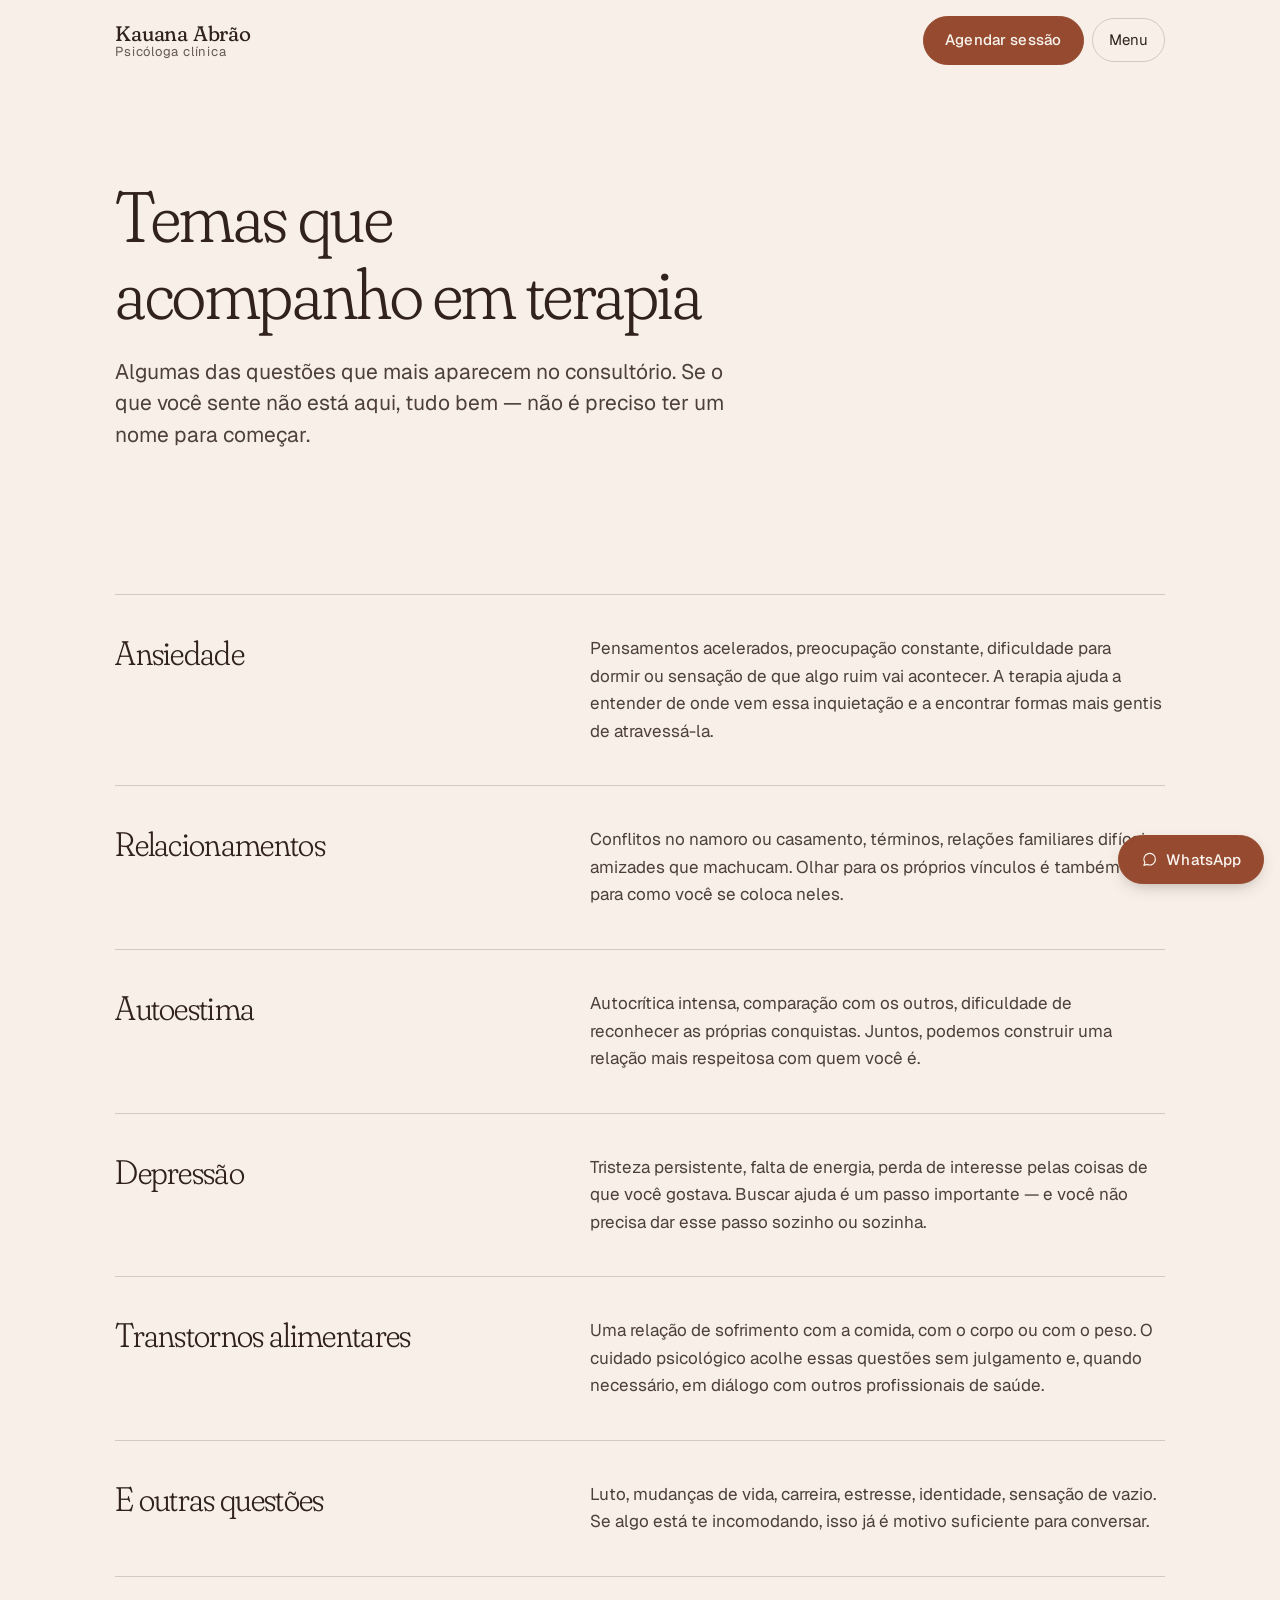
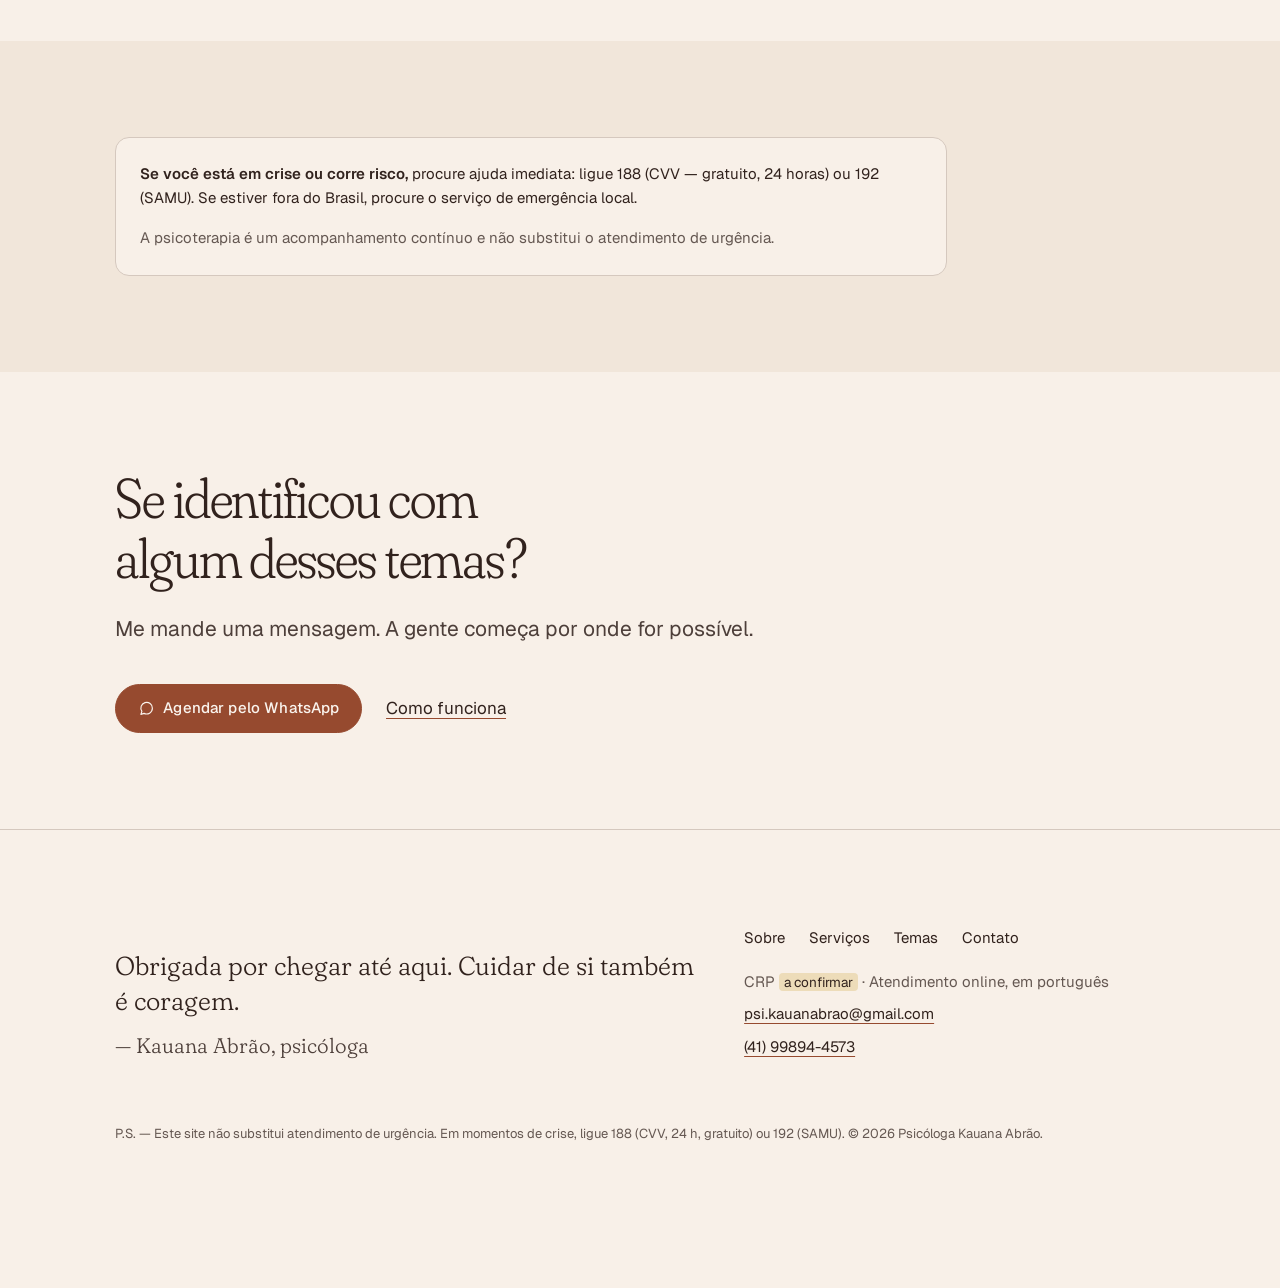
<file: temas.html>
<!doctype html>
<html lang="pt-BR">
<head>
  <meta charset="utf-8">
  <meta name="viewport" content="width=device-width, initial-scale=1, viewport-fit=cover">
  <title>Temas · Ansiedade, relacionamentos, autoestima e mais</title>
  <meta name="description" content="Ansiedade, relacionamentos, autoestima, depressão, transtornos alimentares e outras questões acompanhadas em psicoterapia online com Kauana Abrão.">
  <meta property="og:title" content="Psicóloga Kauana Abrão — Psicoterapia online">
  <meta property="og:description" content="Um espaço seguro para falar do que pesa. Atendimento online, em português.">
  <meta property="og:type" content="website">
  <meta property="og:locale" content="pt_BR">
  <link rel="icon" href="favicon.svg" type="image/svg+xml">
  <link rel="preconnect" href="https://fonts.googleapis.com">
  <link rel="preconnect" href="https://fonts.gstatic.com" crossorigin>
  <link rel="stylesheet" href="https://fonts.googleapis.com/css2?family=Fraunces:opsz,wght,SOFT@9..144,200..500,0..100&family=Geist:wght@400;500;600&display=swap">
  <link rel="stylesheet" href="tokens.css">
  <link rel="stylesheet" href="styles.css">
  <!-- Google Ads / Analytics: inserir aqui a tag (gtag.js) quando a conta estiver criada -->
</head>
<body>
  <a class="skip" href="#conteudo">Pular para o conteúdo</a>

  <header class="nav">
    <div class="wrap nav__inner">
      <a class="wordmark" href="index.html" aria-label="Kauana Abrão, psicóloga — início">
        <span class="wordmark__name">Kauana Abrão</span>
        <span class="wordmark__role">Psicóloga clínica</span>
      </a>
      <div class="nav__actions">
        <a class="btn" href="https://wa.me/5541998944573?text=Ol%C3%A1%2C%20Kauana!%20Vim%20pelo%20site%20e%20gostaria%20de%20agendar%20uma%20sess%C3%A3o." target="_blank" rel="noopener">Agendar sessão</a>
        <button class="nav__menu" type="button" data-menu-open aria-expanded="false" aria-controls="menu">Menu</button>
      </div>
    </div>
  </header>

  <div class="sheet" id="menu" role="dialog" aria-modal="true" aria-label="Menu do site" aria-hidden="true" inert>
    <div class="sheet__top">
      <a class="wordmark" href="index.html"><span class="wordmark__name">Kauana Abrão</span><span class="wordmark__role">Psicóloga clínica</span></a>
      <button class="nav__menu" type="button" data-menu-close>Fechar</button>
    </div>
    <ul class="sheet__list">
      <li><a href="index.html">Início <span>página inicial</span></a></li>
      <li><a href="sobre.html">Sobre mim <span>quem sou</span></a></li>
      <li><a href="servicos.html">Serviços <span>como funciona</span></a></li>
      <li><a href="temas.html" aria-current="page">Temas <span>o que atendo</span></a></li>
      <li><a href="contato.html">Contato <span>agendar</span></a></li>
    </ul>
    <div class="sheet__cta">
      <a class="btn" href="https://wa.me/5541998944573?text=Ol%C3%A1%2C%20Kauana!%20Vim%20pelo%20site%20e%20gostaria%20de%20agendar%20uma%20sess%C3%A3o." target="_blank" rel="noopener">
        <svg viewBox="0 0 24 24" fill="none" stroke="currentColor" stroke-width="1.6" stroke-linecap="round" stroke-linejoin="round" aria-hidden="true"><path d="M20 11.5a8 8 0 0 1-11.6 7.1L4 20l1.4-4.2A8 8 0 1 1 20 11.5z"/></svg>
        Agendar pelo WhatsApp
      </a>
    </div>
  </div>

  <main id="conteudo">
    <section class="pagehead">
      <div class="wrap">
        <h1 class="reveal">Temas que acompanho em terapia</h1>
        <p class="lede reveal reveal--2">Algumas das questões que mais aparecem no consultório. Se o que você sente não está aqui, tudo bem — não é preciso ter um nome para começar.</p>
      </div>
    </section>

    <section class="section section--tight">
      <div class="wrap">
        <ul class="themes">
          <li id="ansiedade">
            <h2>Ansiedade</h2>
            <div>
              <p>Pensamentos acelerados, preocupação constante, dificuldade para dormir ou sensação de que algo ruim vai acontecer. A terapia ajuda a entender de onde vem essa inquietação e a encontrar formas mais gentis de atravessá-la.</p>
            </div>
          </li>
          <li id="relacionamentos">
            <h2>Relacionamentos</h2>
            <div>
              <p>Conflitos no namoro ou casamento, términos, relações familiares difíceis, amizades que machucam. Olhar para os próprios vínculos é também olhar para como você se coloca neles.</p>
            </div>
          </li>
          <li id="autoestima">
            <h2>Autoestima</h2>
            <div>
              <p>Autocrítica intensa, comparação com os outros, dificuldade de reconhecer as próprias conquistas. Juntos, podemos construir uma relação mais respeitosa com quem você é.</p>
            </div>
          </li>
          <li id="depressao">
            <h2>Depressão</h2>
            <div>
              <p>Tristeza persistente, falta de energia, perda de interesse pelas coisas de que você gostava. Buscar ajuda é um passo importante — e você não precisa dar esse passo sozinho ou sozinha.</p>
            </div>
          </li>
          <li id="alimentacao">
            <h2>Transtornos alimentares</h2>
            <div>
              <p>Uma relação de sofrimento com a comida, com o corpo ou com o peso. O cuidado psicológico acolhe essas questões sem julgamento e, quando necessário, em diálogo com outros profissionais de saúde.</p>
            </div>
          </li>
          <li id="outros">
            <h2>E outras questões</h2>
            <div>
              <p>Luto, mudanças de vida, carreira, estresse, identidade, sensação de vazio. Se algo está te incomodando, isso já é motivo suficiente para conversar.</p>
            </div>
          </li>
        </ul>
      </div>
    </section>

    <section class="section section--sand">
      <div class="wrap">
        <div class="notice" role="note">
          <p><strong>Se você está em crise ou corre risco,</strong> procure ajuda imediata: ligue 188 (CVV — gratuito, 24 horas) ou 192 (SAMU). Se estiver fora do Brasil, procure o serviço de emergência local.</p>
          <p class="muted notice__last">A psicoterapia é um acompanhamento contínuo e não substitui o atendimento de urgência.</p>
        </div>
      </div>
    </section>

    <section class="section closing">
      <div class="wrap">
        <h2>Se identificou com algum desses temas?</h2>
        <p class="lede">Me mande uma mensagem. A gente começa por onde for possível.</p>
        <div class="hero__actions">
          <a class="btn" href="https://wa.me/5541998944573?text=Ol%C3%A1%2C%20Kauana!%20Vim%20pelo%20site%20e%20gostaria%20de%20agendar%20uma%20sess%C3%A3o." target="_blank" rel="noopener">
            <svg viewBox="0 0 24 24" fill="none" stroke="currentColor" stroke-width="1.6" stroke-linecap="round" stroke-linejoin="round" aria-hidden="true"><path d="M20 11.5a8 8 0 0 1-11.6 7.1L4 20l1.4-4.2A8 8 0 1 1 20 11.5z"/></svg>
            Agendar pelo WhatsApp
          </a>
          <a class="link" href="servicos.html">Como funciona</a>
        </div>
      </div>
    </section>
  </main>

  <footer class="foot">
    <div class="wrap foot__grid">
      <p class="foot__close">Obrigada por chegar até aqui. Cuidar de si também é coragem.<span class="foot__sign">— Kauana Abrão, psicóloga</span></p>
      <div class="foot__meta">
        <ul class="foot__links">
          <li><a href="sobre.html">Sobre</a></li>
          <li><a href="servicos.html">Serviços</a></li>
          <li><a href="temas.html">Temas</a></li>
          <li><a href="contato.html">Contato</a></li>
        </ul>
        <span>CRP <span class="tbc">a confirmar</span> · Atendimento online, em português</span>
        <a class="link" href="mailto:psi.kauanabrao@gmail.com">psi.kauanabrao@gmail.com</a>
        <a class="link" href="tel:+5541998944573">(41) 99894-4573</a>
      </div>
    </div>
    <div class="wrap">
      <p class="foot__ps">P.S. — Este site não substitui atendimento de urgência. Em momentos de crise, ligue 188 (CVV, 24 h, gratuito) ou 192 (SAMU). © 2026 Psicóloga Kauana Abrão.</p>
    </div>
  </footer>

  <a class="btn wa-float" href="https://wa.me/5541998944573?text=Ol%C3%A1%2C%20Kauana!%20Vim%20pelo%20site%20e%20gostaria%20de%20agendar%20uma%20sess%C3%A3o." target="_blank" rel="noopener" aria-label="Conversar no WhatsApp">
    <svg viewBox="0 0 24 24" fill="none" stroke="currentColor" stroke-width="1.6" stroke-linecap="round" stroke-linejoin="round" aria-hidden="true"><path d="M20 11.5a8 8 0 0 1-11.6 7.1L4 20l1.4-4.2A8 8 0 1 1 20 11.5z"/></svg>
    WhatsApp
  </a>

  <script src="main.js" defer></script>
</body>
</html>
</file>
<file: tokens.css>
/* Hallmark · tokens · theme: custom · vibe: "bege acolhedor, rosa e sálvia, terracota calma"
 * paper: oklch(96% 0.014 70) · accent: oklch(50% 0.11 40)
 * display: Fraunces · body: Geist · axes: light / roman-serif / chromatic-terracotta
 */
:root {
  /* Paper & surfaces — beige, tinted toward the warm anchor */
  --color-paper:    oklch(96% 0.014 70);
  --color-paper-2:  oklch(93% 0.020 70);
  --color-blush:    oklch(92% 0.030 20);   /* rosa pastel — section surface */
  --color-sage:     oklch(92% 0.028 145);  /* verde pastel — section surface */
  --color-sage-ink: oklch(58% 0.045 145);  /* botanical line drawing */
  --color-blush-ink:oklch(72% 0.060 20);

  /* Ink */
  --color-ink:      oklch(27% 0.025 40);
  --color-ink-2:    oklch(38% 0.022 40);
  --color-muted:    oklch(47% 0.020 45);
  --color-rule:     oklch(84% 0.020 60);
  --color-rule-2:   oklch(89% 0.018 65);

  /* Accent — terracotta, used for CTA + focus + links only */
  --color-accent:     oklch(50% 0.110 40);
  --color-accent-dk:  oklch(44% 0.105 40);
  --color-accent-ink: oklch(97% 0.010 70);
  --color-focus:      oklch(52% 0.160 40);
  --color-error:      oklch(48% 0.150 28);
  --color-tbc:        oklch(90% 0.050 85);  /* "a confirmar" highlight */

  /* Type */
  --font-display: "Fraunces", ui-serif, Georgia, serif;
  --font-body:    "Geist", ui-sans-serif, system-ui, sans-serif;

  --text-xs:   0.8125rem;
  --text-sm:   0.9375rem;
  --text-base: 1.0625rem;
  --text-md:   1.3125rem;
  --text-lg:   1.625rem;
  --text-xl:   2.125rem;
  --text-display-s: clamp(2.125rem, 3vw + 1.25rem, 3.5rem);
  --text-display:   clamp(2.5rem, 4.2vw + 1.1rem, 4.75rem);

  /* Space — 4pt scale */
  --space-2xs: 0.25rem;
  --space-xs:  0.5rem;
  --space-sm:  0.75rem;
  --space-md:  1rem;
  --space-lg:  1.5rem;
  --space-xl:  2.5rem;
  --space-2xl: 4rem;
  --space-3xl: 6rem;
  --space-4xl: 9rem;
  --page-gutter: clamp(1rem, 4vw, 3.5rem);
  --measure: 62ch;
  --max-w: 72rem;

  /* Shape */
  --radius-sm: 6px;
  --radius-md: 14px;
  --radius-pill: 999px;
  --radius-arch: 999px 999px var(--radius-md) var(--radius-md);
  --rule-hair: 1px solid var(--color-rule);

  /* Motion */
  --ease-out:    cubic-bezier(0.16, 1, 0.3, 1);
  --ease-in:     cubic-bezier(0.7, 0, 0.84, 0);
  --ease-in-out: cubic-bezier(0.65, 0, 0.35, 1);
  --dur-short: 160ms;
  --dur-med:   320ms;
  --dur-long:  700ms;

  /* Layers */
  --z-nav: 30;
  --z-float: 40;
  --z-sheet: 50;
}
</file>
<file: styles.css>
/* Hallmark · genre: editorial (soft) · route: custom (tuned) · nav: N9 + menu sheet · footer: Ft6
 * macrostructures per page: home=Split Studio · sobre=Letter · servicos=Conversational FAQ · temas=Index-First · contato=form→WhatsApp
 * theme: custom · vibe: "bege acolhedor, rosa e sálvia, terracota calma" · paper: oklch(96% 0.014 70) · accent: oklch(50% 0.11 40)
 * display: Fraunces · body: Geist · axes: light / roman-serif / chromatic-terracotta
 * enrichment: Tier B hand-built SVG (botanical line) + honest photo placeholders · studied: no · context: brief (site kauana.txt)
 * Hallmark · pre-emit critique: P5 H4 E4 S5 R5 V4
 */

*, *::before, *::after { box-sizing: border-box; }
html, body { overflow-x: clip; }
html { -webkit-text-size-adjust: 100%; scroll-behavior: smooth; }
body {
  margin: 0;
  background: var(--color-paper);
  color: var(--color-ink);
  font-family: var(--font-body);
  font-size: var(--text-base);
  line-height: 1.62;
  font-weight: 400;
  -webkit-font-smoothing: antialiased;
}
img, svg { display: block; max-width: 100%; }
p { margin: 0 0 var(--space-md); }
a { color: inherit; }

h1, h2, h3 {
  font-family: var(--font-display);
  font-style: normal;
  font-weight: 300;
  font-variation-settings: "SOFT" 100, "opsz" 144;
  line-height: 1.08;
  letter-spacing: -0.02em;
  margin: 0 0 var(--space-lg);
  overflow-wrap: anywhere;
  min-width: 0;
  text-wrap: balance;
}
h1 { font-size: var(--text-display); }
h2 { font-size: var(--text-display-s); }
h3 {
  font-size: var(--text-lg);
  font-weight: 400;
  font-variation-settings: "SOFT" 100, "opsz" 48;
  line-height: 1.2;
  margin-bottom: var(--space-sm);
}
.lede { font-size: var(--text-md); line-height: 1.5; color: var(--color-ink-2); max-width: 46ch; }
.muted { color: var(--color-muted); }
.prose { max-width: var(--measure); }
.prose p { margin-bottom: var(--space-lg); }

:focus-visible { outline: 2px solid var(--color-focus); outline-offset: 3px; border-radius: 4px; }

.skip {
  position: absolute; left: var(--space-md); top: -4rem;
  background: var(--color-ink); color: var(--color-paper);
  padding: var(--space-xs) var(--space-md); border-radius: var(--radius-sm); z-index: var(--z-sheet);
}
.skip:focus { top: var(--space-md); }

.wrap { width: 100%; max-width: var(--max-w); margin-inline: auto; padding-inline: var(--page-gutter); }

/* "a confirmar" — honest placeholder for data the brief didn't supply */
.tbc {
  background: var(--color-tbc);
  color: var(--color-ink);
  padding: 0 0.35em;
  border-radius: 4px;
  font-size: 0.9em;
  white-space: nowrap;
}

/* ───────── Nav · N9 edge-aligned + menu sheet ───────── */
.nav {
  position: sticky; top: 0; z-index: var(--z-nav);
  background: var(--color-paper);
  border-bottom: 1px solid transparent;
  transition: border-color var(--dur-med) var(--ease-out);
}
.nav.is-scrolled { border-bottom-color: var(--color-rule-2); }
.nav__inner {
  display: flex; align-items: center; justify-content: space-between; gap: var(--space-md);
  padding-block: var(--space-md);
}
.wordmark { text-decoration: none; display: inline-flex; flex-direction: column; line-height: 1.1; white-space: nowrap; }
.wordmark__name {
  font-family: var(--font-display); font-weight: 400; font-size: var(--text-md);
  font-variation-settings: "SOFT" 100, "opsz" 36; letter-spacing: -0.01em;
}
.wordmark__role { font-size: var(--text-xs); color: var(--color-muted); letter-spacing: 0.06em; }
.nav__actions { display: flex; align-items: center; gap: var(--space-xs); }
.nav__menu {
  font: inherit; font-size: var(--text-sm); color: var(--color-ink);
  background: transparent; border: var(--rule-hair); border-radius: var(--radius-pill);
  padding: 0.5rem 1rem; cursor: pointer; white-space: nowrap; min-height: 44px;
  transition: background-color var(--dur-short) var(--ease-out);
}
.nav__menu:hover { background: var(--color-paper-2); }
.nav__menu:active { transform: translateY(1px); }
.nav .btn { display: none; }
@media (min-width: 40rem) { .nav .btn { display: inline-flex; } }

.sheet {
  position: fixed; inset: 0; z-index: var(--z-sheet);
  background: var(--color-paper);
  display: flex; flex-direction: column;
  padding: var(--space-md) var(--page-gutter) var(--space-2xl);
  opacity: 0; visibility: hidden;
  transition: opacity var(--dur-med) var(--ease-out), visibility 0s linear var(--dur-med);
}
.sheet.is-open { opacity: 1; visibility: visible; transition: opacity var(--dur-med) var(--ease-out); }
.sheet__top { display: flex; justify-content: space-between; align-items: center; max-width: var(--max-w); width: 100%; margin-inline: auto; }
.sheet__list { list-style: none; margin: var(--space-2xl) auto 0; padding: 0; max-width: var(--max-w); width: 100%; }
.sheet__list li { border-bottom: var(--rule-hair); }
.sheet__list a {
  display: flex; justify-content: space-between; align-items: baseline; gap: var(--space-md);
  padding-block: var(--space-md); text-decoration: none;
  font-family: var(--font-display); font-weight: 300; font-size: var(--text-xl);
  font-variation-settings: "SOFT" 100, "opsz" 72;
  white-space: nowrap;
}
.sheet__list a span { font-family: var(--font-body); font-size: var(--text-sm); color: var(--color-muted); }
.sheet__list a:hover, .sheet__list a[aria-current="page"] { color: var(--color-accent); }
.sheet__cta { max-width: var(--max-w); width: 100%; margin: var(--space-xl) auto 0; }

/* ───────── Buttons ───────── */
.btn {
  display: inline-flex; align-items: center; justify-content: center; gap: 0.55em;
  font: inherit; font-size: var(--text-sm); font-weight: 500; letter-spacing: 0.01em;
  min-height: 48px; padding: 0.7rem 1.35rem;
  border-radius: var(--radius-pill); border: 1px solid var(--color-accent);
  background: var(--color-accent); color: var(--color-accent-ink);
  text-decoration: none; white-space: nowrap; cursor: pointer;
  transition: background-color var(--dur-short) var(--ease-out), border-color var(--dur-short) var(--ease-out), transform 100ms var(--ease-out);
}
.btn:hover { background: var(--color-accent-dk); border-color: var(--color-accent-dk); }
.btn:active { transform: translateY(1px); }
.btn[disabled], .btn[aria-disabled="true"] { opacity: 0.55; cursor: not-allowed; }
.btn[data-state="loading"] { cursor: progress; }
.btn svg { width: 1.15em; height: 1.15em; flex: none; }
.btn--ghost { background: transparent; color: var(--color-ink); border-color: var(--color-rule); }
.btn--ghost:hover { background: var(--color-paper-2); border-color: var(--color-muted); }

.link {
  color: var(--color-ink); text-decoration: underline; text-decoration-color: var(--color-accent);
  text-decoration-thickness: 1px; text-underline-offset: 0.25em; white-space: nowrap;
  transition: text-decoration-thickness var(--dur-short) var(--ease-out);
}
.link:hover { text-decoration-thickness: 2px; color: var(--color-accent-dk); }

/* Floating WhatsApp chip */
.wa-float {
  position: fixed; right: max(var(--space-md), env(safe-area-inset-right)); bottom: max(var(--space-md), env(safe-area-inset-bottom));
  z-index: var(--z-float);
  box-shadow: 0 6px 18px -8px oklch(27% 0.025 40 / 0.45);
}

/* ───────── Sections ───────── */
.section { padding-block: var(--space-3xl); }
.section--tight { padding-block: var(--space-2xl); }
.section--blush { background: var(--color-blush); }
.section--sage  { background: var(--color-sage); }
.section--sand  { background: var(--color-paper-2); }

/* Split Studio — diptych, direction alternates */
.split {
  display: grid; gap: var(--space-md) var(--space-xl);
  grid-template-columns: minmax(0, 1fr);
  align-items: center;
}
@media (min-width: 56rem) {
  .split { grid-template-columns: minmax(0, 7fr) minmax(0, 5fr); gap: var(--space-3xl); }
  .split--rev { grid-template-columns: minmax(0, 5fr) minmax(0, 7fr); }

  .split--top { align-items: start; }
}

/* Hero */
.hero { padding-block: var(--space-2xl) var(--space-3xl); }
@media (min-width: 56rem) { .hero { padding-block: var(--space-3xl) var(--space-4xl); } }
.hero h1 { max-width: 14ch; }
.hero__actions { display: flex; flex-wrap: wrap; gap: var(--space-sm) var(--space-lg); align-items: center; margin-top: var(--space-xl); }
.hero__note { margin-top: var(--space-lg); font-size: var(--text-sm); color: var(--color-muted); }

/* One orchestrated entrance — hero only */
@media (prefers-reduced-motion: no-preference) {
  .reveal { animation: rise var(--dur-long) var(--ease-out) both; }
  .reveal--2 { animation-delay: 120ms; }
  .reveal--3 { animation-delay: 240ms; }
  @keyframes rise { from { opacity: 0; transform: translateY(14px); } to { opacity: 1; transform: none; } }
}
@media (prefers-reduced-motion: reduce) {
  *, *::before, *::after { animation-duration: 1ms !important; transition-duration: 1ms !important; scroll-behavior: auto !important; }
}

/* Arch figure — portrait placeholder w/ hand-built botanical SVG */
.arch {
  margin: 0; position: relative; width: 100%; max-width: 26rem; justify-self: center;
  aspect-ratio: 4 / 5; border-radius: var(--radius-arch);
  background: var(--color-blush); overflow: hidden;
  display: grid; place-items: center;
}
.arch--sage { background: var(--color-sage); }
.arch--sand { background: var(--color-paper-2); }
.arch svg { width: 70%; height: auto; }
.arch img { width: 100%; height: 100%; object-fit: cover; }
.arch figcaption {
  position: absolute; left: 50%; bottom: var(--space-lg); transform: translateX(-50%);
  font-size: var(--text-xs); color: var(--color-ink-2); background: var(--color-paper);
  padding: 0.25rem 0.75rem; border-radius: var(--radius-pill); white-space: nowrap;
}
.leaf-stroke { fill: none; stroke: var(--color-sage-ink); stroke-width: 1.4; stroke-linecap: round; }
.leaf-fill { fill: var(--color-sage); stroke: var(--color-sage-ink); stroke-width: 1.2; }
.leaf-fill--blush { fill: var(--color-blush); stroke: var(--color-blush-ink); }
.arch--sage .leaf-fill { fill: var(--color-paper); }

/* Theme list — hairline index, no cards */
.index { list-style: none; margin: 0; padding: 0; border-top: var(--rule-hair); }
.index li { border-bottom: var(--rule-hair); }
.index__row {
  display: grid; grid-template-columns: minmax(0, 1fr) auto; gap: var(--space-md); align-items: baseline;
  padding-block: var(--space-md); text-decoration: none;
}
.index__title {
  font-family: var(--font-display); font-weight: 300; font-size: var(--text-lg);
  font-variation-settings: "SOFT" 100, "opsz" 48;
}
.index__hint { font-size: var(--text-sm); color: var(--color-muted); }
a.index__row:hover .index__title { color: var(--color-accent); }

/* Steps — genuinely ordinal */
.steps { list-style: none; margin: var(--space-xl) 0 0; padding: 0; display: grid; gap: var(--space-xl); counter-reset: step; }
@media (min-width: 48rem) { .steps { grid-template-columns: minmax(0, 1.1fr) minmax(0, 1fr) minmax(0, 1.2fr); gap: var(--space-2xl); } }
.steps li { counter-increment: step; border-top: var(--rule-hair); padding-top: var(--space-lg); }
.steps li::before {
  content: counter(step); display: block;
  font-family: var(--font-display); font-weight: 200; font-size: var(--text-xl); line-height: 1;
  color: var(--color-accent); margin-bottom: var(--space-md);
  font-variant-numeric: lining-nums;
}
.steps h3 { font-size: var(--text-md); }
.steps p { color: var(--color-ink-2); margin: 0; }

/* Closing CTA */
.closing { text-align: left; }
.closing h2 { max-width: 16ch; }

/* ───────── Letter (Sobre) ───────── */
.letter { max-width: 40rem; }
.letter__open { font-family: var(--font-display); font-weight: 300; font-size: var(--text-display-s); line-height: 1.12; letter-spacing: -0.02em; font-variation-settings: "SOFT" 100, "opsz" 144; }
.letter p { font-size: var(--text-md); line-height: 1.6; color: var(--color-ink-2); }
.letter__sign { font-family: var(--font-display); font-size: var(--text-lg); color: var(--color-ink); margin-top: var(--space-xl); }

.facts { margin: 0; display: grid; gap: 0; border-top: var(--rule-hair); }
.facts div { display: grid; grid-template-columns: minmax(0, 1fr); gap: var(--space-2xs); padding-block: var(--space-md); border-bottom: var(--rule-hair); }
@media (min-width: 40rem) { .facts div { grid-template-columns: 11rem minmax(0, 1fr); gap: var(--space-lg); } }
.facts dt { font-size: var(--text-sm); color: var(--color-muted); }
.facts dd { margin: 0; }

/* ───────── Services ───────── */
.offer { display: grid; gap: var(--space-2xl); grid-template-columns: minmax(0, 1fr); }
@media (min-width: 56rem) { .offer { grid-template-columns: minmax(0, 1fr) minmax(0, 1fr); gap: var(--space-3xl); } .offer > :nth-child(2) { margin-top: var(--space-3xl); } }
.offer article { border-top: 1px solid var(--color-ink); padding-top: var(--space-lg); }
.offer h2 { font-size: var(--text-xl); }

/* FAQ — details/summary */
.faq { border-top: var(--rule-hair); max-width: 52rem; }
.faq details { border-bottom: var(--rule-hair); }
.faq summary {
  list-style: none; cursor: pointer;
  display: grid; grid-template-columns: minmax(0, 1fr) auto; gap: var(--space-md); align-items: center;
  padding-block: var(--space-lg);
  font-family: var(--font-display); font-weight: 400; font-size: var(--text-md); line-height: 1.3;
  font-variation-settings: "SOFT" 100, "opsz" 36;
}
.faq summary::-webkit-details-marker { display: none; }
.faq summary::after {
  content: ""; width: 0.7rem; height: 0.7rem; margin-right: 0.25rem;
  border-right: 1.5px solid var(--color-accent); border-bottom: 1.5px solid var(--color-accent);
  transform: rotate(45deg); transition: transform var(--dur-med) var(--ease-out);
}
.faq details[open] summary::after { transform: rotate(-135deg); }
.faq summary:hover { color: var(--color-accent-dk); }
.faq .faq__a { padding-bottom: var(--space-lg); max-width: var(--measure); color: var(--color-ink-2); }

/* ───────── Temas page ───────── */
.themes { list-style: none; margin: 0; padding: 0; border-top: var(--rule-hair); }
.themes li { display: grid; grid-template-columns: minmax(0, 1fr); gap: var(--space-sm); padding-block: var(--space-xl); border-bottom: var(--rule-hair); }
@media (min-width: 52rem) { .themes li { grid-template-columns: minmax(0, 5fr) minmax(0, 7fr); gap: var(--space-2xl); } }
.themes h2 { font-size: var(--text-xl); margin: 0; }
.themes p { color: var(--color-ink-2); max-width: var(--measure); }
.themes p:last-child { margin-bottom: 0; }

.notice {
  border: var(--rule-hair); border-radius: var(--radius-md); background: var(--color-paper);
  padding: var(--space-lg); max-width: 52rem; font-size: var(--text-sm);
}
.notice strong { font-weight: 600; }

/* ───────── Contact ───────── */
.contact-grid { display: grid; gap: var(--space-2xl); grid-template-columns: minmax(0, 1fr); }
@media (min-width: 56rem) { .contact-grid { grid-template-columns: minmax(0, 5fr) minmax(0, 6fr); gap: var(--space-3xl); } }
.channels { list-style: none; padding: 0; margin: var(--space-xl) 0 0; border-top: var(--rule-hair); }
.channels li { padding-block: var(--space-md); border-bottom: var(--rule-hair); display: grid; gap: var(--space-2xs); }
.channels span { font-size: var(--text-sm); color: var(--color-muted); }
.channels a { overflow-wrap: anywhere; white-space: normal; }

.form { display: grid; gap: var(--space-lg); background: var(--color-paper); border-radius: var(--radius-md); padding: clamp(var(--space-lg), 4vw, var(--space-2xl)); border: var(--rule-hair); }
.field { display: grid; gap: var(--space-xs); }
.field label { font-size: var(--text-sm); font-weight: 500; }
.field .hint { font-size: var(--text-xs); color: var(--color-muted); margin: 0; }
.field input, .field textarea, .field select {
  font: inherit; color: var(--color-ink); background: var(--color-paper);
  border: 1px solid var(--color-rule); border-radius: var(--radius-sm);
  padding: 0.7rem 0.85rem; min-height: 48px; width: 100%;
  transition: border-color var(--dur-short) var(--ease-out), background-color var(--dur-short) var(--ease-out);
}
.field textarea { min-height: 7rem; resize: vertical; }
.field input:hover, .field textarea:hover, .field select:hover { border-color: var(--color-muted); }
.field input:focus-visible, .field textarea:focus-visible, .field select:focus-visible { outline: 2px solid var(--color-focus); outline-offset: 1px; border-color: var(--color-accent); }
.field input:disabled, .field textarea:disabled { background: var(--color-paper-2); cursor: not-allowed; }
.field[data-invalid="true"] input, .field[data-invalid="true"] select { border-color: var(--color-error); }
.field__error { font-size: var(--text-xs); color: var(--color-error); margin: 0; min-height: 1.2em; }
.form__status { font-size: var(--text-sm); color: var(--color-ink-2); margin: 0; min-height: 1.4em; }
.form__status[data-state="success"] { color: var(--color-ink); }
.check { display: flex; gap: var(--space-sm); align-items: flex-start; font-size: var(--text-sm); }
.check input { width: 1.15rem; height: 1.15rem; margin-top: 0.2rem; accent-color: var(--color-accent); flex: none; }

/* ───────── Page head (inner pages) ───────── */
.pagehead { padding-block: var(--space-2xl) var(--space-xl); }
@media (min-width: 56rem) { .pagehead { padding-block: var(--space-3xl) var(--space-2xl); } }
.pagehead h1 { max-width: 16ch; }

/* ───────── Footer · Ft6 letter close ───────── */
.foot { padding-block: var(--space-3xl) var(--space-2xl); border-top: var(--rule-hair); }
.foot__grid { display: grid; gap: var(--space-xl); grid-template-columns: minmax(0, 1fr); }
@media (min-width: 52rem) { .foot__grid { grid-template-columns: minmax(0, 7fr) minmax(0, 5fr); align-items: end; } }
.foot__close { font-family: var(--font-display); font-weight: 300; font-size: var(--text-lg); line-height: 1.35; margin: 0; font-variation-settings: "SOFT" 100, "opsz" 48; }
.foot__sign { display: block; margin-top: var(--space-sm); font-size: var(--text-md); color: var(--color-ink-2); }
.foot__meta { font-size: var(--text-sm); color: var(--color-muted); display: grid; gap: var(--space-xs); }
.foot__links { display: flex; flex-wrap: wrap; gap: var(--space-xs) var(--space-lg); list-style: none; margin: 0 0 var(--space-sm); padding: 0; }
.foot__links a { color: var(--color-ink); text-decoration: none; white-space: nowrap; }
.foot__links a:hover { color: var(--color-accent); text-decoration: underline; text-underline-offset: 0.25em; }
.foot__ps { font-size: var(--text-xs); color: var(--color-muted); margin-top: var(--space-2xl); padding-bottom: var(--space-2xl); }

/* Hide floating chip when the sheet is open */
body.sheet-open .wa-float { display: none; }
.form__title { font-size: var(--text-xl); margin: 0; }
.notice__last { margin: 0; }
.hero .split, .split--rev { row-gap: var(--space-xl); }
main [id] { scroll-margin-top: 6rem; }
</file>
